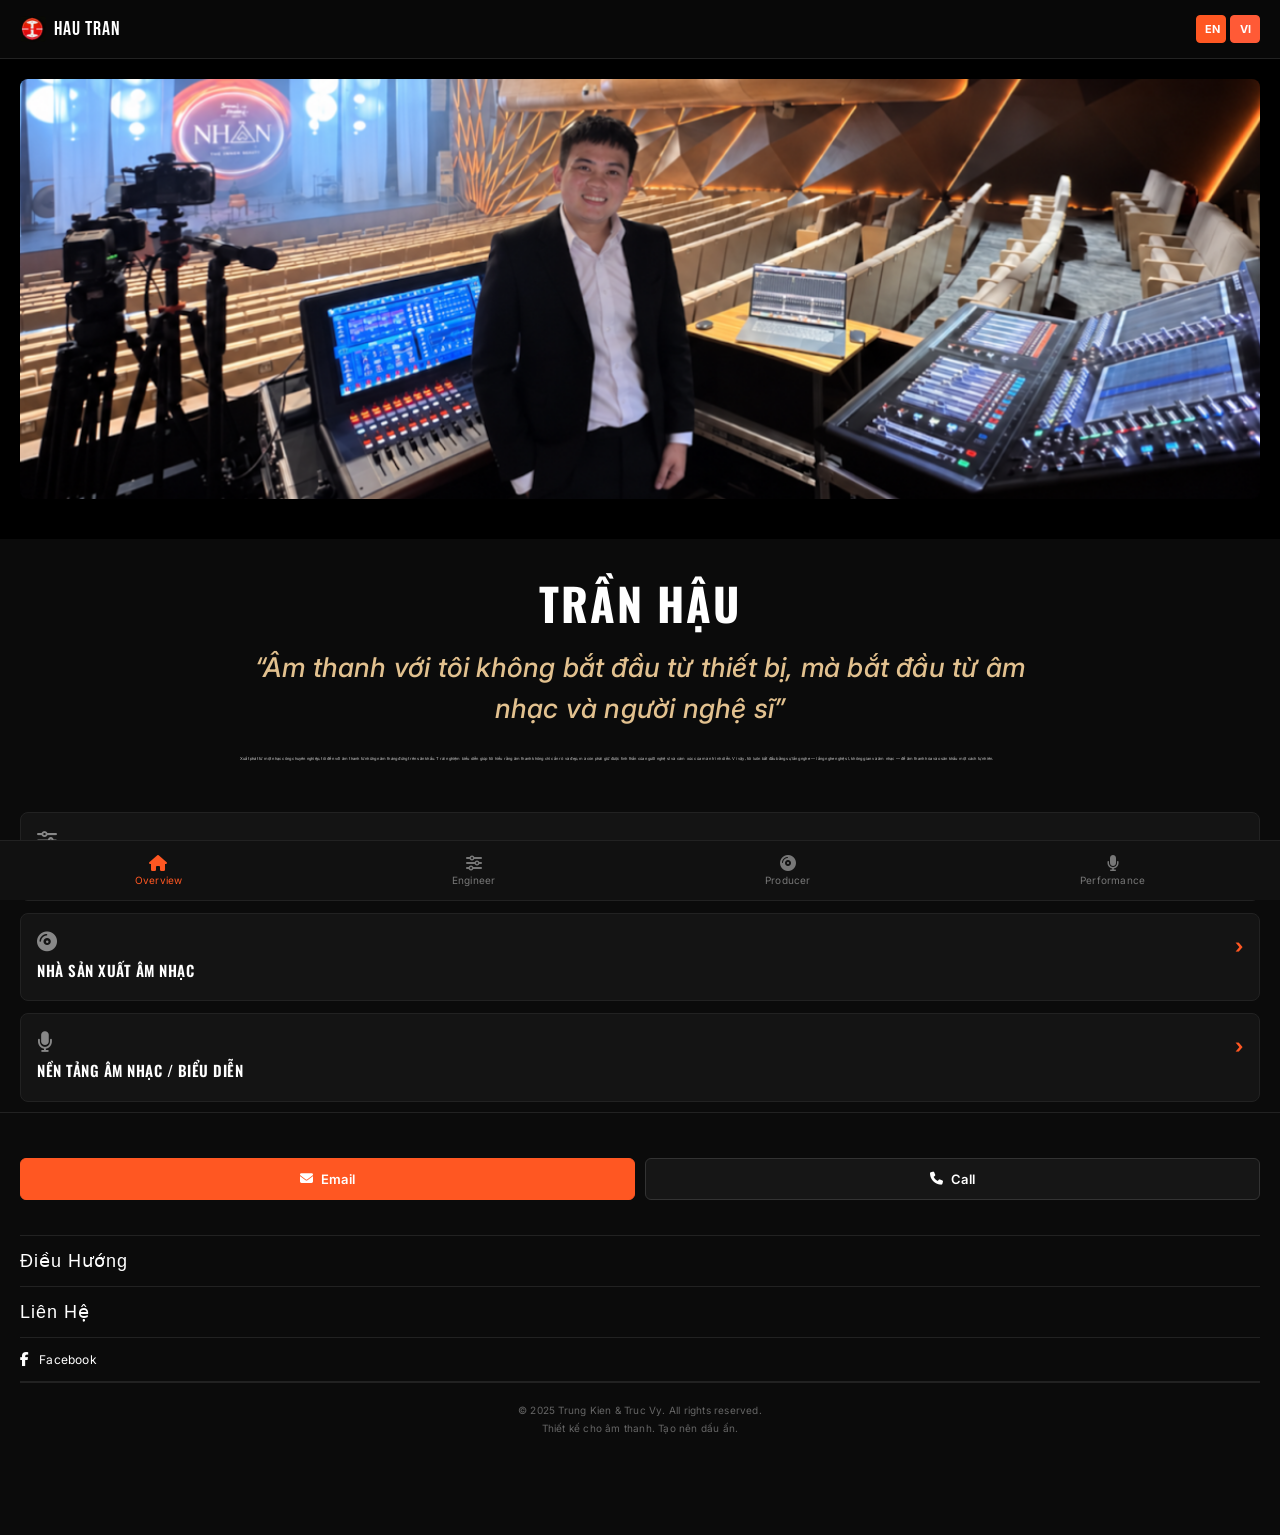
<file: index.html>
<!doctype html>
<html lang="vi">
  <head>
    <meta charset="UTF-8" />
    <meta
      name="viewport"
      content="width=device-width, initial-scale=1.0, maximum-scale=1.0, user-scalable=no"
    />
    <title>Hau Tran Portfolio - Overview</title>
    <link rel="stylesheet" href="style.css" />
    <link
      rel="stylesheet"
      href="https://cdnjs.cloudflare.com/ajax/libs/font-awesome/6.5.0/css/all.min.css"
    />
    <link
      href="https://fonts.googleapis.com/css2?family=Bebas+Neue&family=Montserrat:wght@400;500;600;700&display=swap"
      rel="stylesheet"
    />
    <link
      href="https://fonts.googleapis.com/css2?family=Oswald:wght@400;500;600;700&family=Inter:wght@400;500;600&display=swap"
      rel="stylesheet"
    />
    <style>
      body {
        padding-bottom: 70px;
        background-color: #0b0b0b;
        color: #fff;
        font-family: "Inter", sans-serif;
        margin: 0;
      }
      .header {
        display: flex;
        justify-content: space-between;
        align-items: center;
        padding: 15px 20px;
        background: #111;
        position: sticky;
        top: 0;
        z-index: 1000;
        border-bottom: 1px solid #222;
      }
      .header nav {
        display: none;
      }
      .logo1 {
        display: flex;
        align-items: center;
        gap: 8px;
        text-decoration: none;
        color: #fff;
        font-family: "Bebas Neue", sans-serif;
        font-size: 20px;
        letter-spacing: 1px;
      }
      .logo1 img {
        height: 26px;
        width: 26px;
        border-radius: 4px;
        object-fit: cover;
      }
      .lang-switch {
        display: flex;
        gap: 4px;
      }
      .lang-switch button {
        background: #222;
        color: #fff;
        border: 1px solid #444;
        padding: 4px 8px;
        font-size: 11px;
        cursor: pointer;
        border-radius: 4px;
        font-weight: bold;
      }
      .lang-switch button:first-child {
        background: #ff5722;
        border-color: #ff5722;
      }

      .hero-menu {
        padding: 20px;
        text-align: left;
      }
      .hero-menu img {
        width: 100%;
        max-height: 420px;
        object-fit: cover;
        border-radius: 8px;
        margin-bottom: 20px;
      }
      .hero-menu h1 {
        font-family: "Bebas Neue", sans-serif;
        font-size: 42px;
        line-height: 1;
        margin: 0 0 10px 0;
        letter-spacing: 1px;
      }
      .hero-menu p {
        font-size: 13px;
        color: #aaa;
        margin: 0;
        line-height: 1.5;
      }

      .choose {
        padding: 10px 20px;
        display: flex;
        flex-direction: column;
        gap: 12px;
      }
      .choose-card {
        background: #141414;
        border: 1px solid #222;
        border-radius: 8px;
        padding: 16px;
        text-decoration: none;
        color: #fff;
        display: block;
        position: relative;
      }
      .choose-card .icon {
        font-size: 20px;
        color: #888;
        margin-bottom: 8px;
      }
      .choose-card h2 {
        font-size: 15px;
        margin: 0 0 6px 0;
        font-family: "Oswald", sans-serif;
        letter-spacing: 0.5px;
      }
      .choose-card p {
        font-size: 12px;
        color: #888;
        margin: 0;
        line-height: 1.4;
      }
      .choose-card::after {
        content: "›";
        position: absolute;
        right: 16px;
        top: 20px;
        color: #ff5722;
        font-size: 20px;
        font-weight: bold;
      }

      .stats {
        padding: 15px 20px;
        display: grid;
        grid-template-columns: repeat(3, 1fr);
        gap: 10px;
        text-align: center;
      }
      .stat-item {
        background: #141414;
        padding: 15px 5px;
        border-radius: 6px;
        border: 1px solid #222;
      }
      .stat-item h3 {
        font-size: 22px;
        color: #ff5722;
        margin: 0 0 4px 0;
        font-family: "Bebas Neue", sans-serif;
      }
      .stat-item p {
        font-size: 9px;
        color: #888;
        margin: 0;
        text-transform: uppercase;
        line-height: 1.2;
      }

      /* Fix lỗi layout footer bằng cách ép về cột dọc */
      .footer {
        padding: 30px 20px 20px 20px;
        background: #0b0b0b;
        font-size: 12px;
        color: #aaa;
        display: flex;
        flex-direction: column;
        float: none !important;
        width: 100% !important;
        box-sizing: border-box;
      }
      .footer .footer-col {
        width: 100% !important;
        float: none !important;
        display: block !important;
        margin-bottom: 15px;
      }
      .footer h3 {
        font-family: "Bebas Neue", sans-serif;
        font-size: 22px;
        color: #fff;
        margin-bottom: 8px;
        letter-spacing: 1px;
      }
      .footer p {
        margin: 0 0 15px 0;
        line-height: 1.5;
        font-size: 13px;
        color: #bbb;
        width: 100%;
      }

      .action-buttons {
        display: flex;
        gap: 10px;
        margin-bottom: 25px;
        width: 100%;
      }
      .action-btn {
        flex: 1;
        padding: 12px;
        border-radius: 6px;
        text-decoration: none;
        font-size: 13px;
        font-weight: 600;
        display: flex;
        align-items: center;
        justify-content: center;
        gap: 8px;
        border: 1px solid #333;
      }
      .btn-email {
        background: #ff5722;
        color: #fff;
        border-color: #ff5722;
      }
      .btn-call {
        background: #161616;
        color: #fff;
      }

      .footer-bottom {
        text-align: center;
        padding: 20px 0 10px 0;
        font-size: 10px;
        color: #666;
        line-height: 1.4;
      }

      .mobile-bottom-nav {
        position: fixed;
        bottom: 0;
        left: 0;
        width: 100%;
        height: 60px;
        background: #111;
        border-top: 1px solid #222;
        display: flex;
        justify-content: space-around;
        align-items: center;
        z-index: 2000;
      }
      .mobile-bottom-nav a {
        display: flex;
        flex-direction: column;
        align-items: center;
        text-decoration: none;
        color: #777;
        font-size: 10px;
        gap: 3px;
      }
      .mobile-bottom-nav a i {
        font-size: 16px;
      }
      .mobile-bottom-nav a.active {
        color: #ff5722;
      }
    </style>
  </head>
  <body>
    <header class="header">
      <a href="index.html" class="logo1">
        <img src="assets/lo.jpg" alt="Logo" /> HAU TRAN
      </a>
      <div class="lang-switch">
        <button onclick="setLanguage('en')">EN</button>
        <button onclick="setLanguage('vi')">VI</button>
      </div>
    </header>

    <section class="hero-menu">
      <img src="assets/HAUTRAN.png" alt="Hau Tran" />
      
    </section>

    <section class="about-intro">
      <div class="about-container">
        <h2 id="aboutTitle">TRẦN HẬU</h2>
        <blockquote class="philosophy-quote" id="aboutQuote">
          “Âm thanh với tôi không bắt đầu từ thiết bị, mà bắt đầu từ âm nhạc và người nghệ sĩ”
        </blockquote>
        <p class="about-desc" id="aboutDesc">
          Xuất phát từ một nhạc công chuyên nghiệp, tôi đến với âm thanh từ những năm tháng đứng trên sân khấu. Trải nghiệm biểu diễn giúp tôi hiểu rằng âm thanh không chỉ cần rõ và đẹp, mà còn phải giữ được tinh thần của người nghệ sĩ và cảm xúc của màn trình diễn. Vì vậy, tôi luôn bắt đầu bằng sự lắng nghe — lắng nghe nghệ sĩ, không gian và âm nhạc — để âm thanh hòa vào sân khấu một cách tự nhiên.
        </p>
      </div>
    </section>

    <section class="choose">
      <a href="sound-engineer.html" class="choose-card" id="chooseSound">
        <div class="icon"><i class="fas fa-sliders"></i></div>
        <h2 id="chooseSoundTitle">AUDIO DIRECTOR / AUDIO ENGINEER</h2>
        
      </a>

      <a href="audio-producer.html" class="choose-card" id="chooseProducer">
        <div class="icon"><i class="fas fa-compact-disc"></i></div>
        <h2 id="chooseProducerTitle">MUSIC PRODUCER</h2>
      </a>

      <a href="performance.html" class="choose-card" id="choosePerformance">
        <div class="icon"><i class="fas fa-microphone"></i></div>
        <h2 id="choosePerformanceTitle">Performance & Musical Background</h2>
      </a>
    </section>

    <footer class="footer">
      <div class="footer-col">
        
      </div>

      <div class="action-buttons">
        <a href="mailto:tranhauaudio@gmail.com" class="action-btn btn-email"
          ><i class="fas fa-envelope"></i> Email</a
        >
        <a href="tel:0984123494" class="action-btn btn-call"
          ><i class="fas fa-phone"></i> Call</a
        >
      </div>

      <!-- FOOTER ACCORDION (Mặc định đóng tất cả, bấm để mở) -->
      <div class="footer-accordion">
        <div class="accordion-item">
          <div
            id="footerNavTitle"
            class="accordion-header"
            style="font-family: Arial"
          >
            NAVIGATION <span class="icon-toggle">+</span>
          </div>
          <div class="accordion-content">
            <a href="index.html" id="footerNavOverview">Overview</a>
            <a href="sound-engineer.html" id="footerNavSound"
              >Audio Director / Audio Engineer</a
            >
            <a href="audio-producer.html" id="footerNavProducer"
              >Music Producer</a
            >
            <a href="performance.html" id="footerNavPerformance">Performance</a>
          </div>
        </div>

        <div class="accordion-item">
          <div
            id="footerContactTitle"
            class="accordion-header"
            style="font-family: Arial"
          >
            CONTACT <span class="icon-toggle">+</span>
          </div>
          <div class="accordion-content">
            <p>Email: tranhauaudio@gmail.com</p>
            <p>Phone: 0984 123 494</p>
            <p id="footerLocation">Location: Ho Chi Minh City</p>
          </div>
        </div>
      </div>

      <div class="social-row">
        <a href="https://www.facebook.com/tran.haudrum/" target="_blank"
          ><i class="fab fa-facebook-f"></i> Facebook</a
        >
      </div>

      <div class="footer-bottom">
        <p>© 2025 Trung Kien & Truc Vy. All rights reserved.</p>
        <p>Designed for Sound. Built for Impact.</p>
      </div>
    </footer>

    <nav class="mobile-bottom-nav">
      <a href="index.html" class="active">
        <i class="fas fa-home"></i>
        <span>Overview</span>
      </a>
      <a href="sound-engineer.html">
        <i class="fas fa-sliders"></i>
        <span>Engineer</span>
      </a>
      <a href="audio-producer.html">
        <i class="fas fa-compact-disc"></i>
        <span>Producer</span>
      </a>
      <a href="performance.html">
        <i class="fas fa-microphone"></i>
        <span>Performance</span>
      </a>
    </nav>

    <script src="lang.js"></script>
    <script src="scripts.js"></script>
    <script>
      // Xử lý Accordion Footer (Navigation, Services, Contact)
      const accordionHeaders = document.querySelectorAll(".accordion-header");
      accordionHeaders.forEach((header) => {
        header.addEventListener("click", function () {
          const item = this.parentElement;
          const content = item.querySelector(".accordion-content");
          const icon = this.querySelector(".icon-toggle");

          // Kiểm tra trạng thái hiện tại
          const isOpen = content.style.display === "block";

          // Đóng tất cả các mục khác trước (nếu muốn mỗi lần chỉ mở 1 mục)
          // accordionHeaders.forEach(h => {
          //   h.parentElement.querySelector(".accordion-content").style.display = "none";
          //   h.querySelector(".icon-toggle").textContent = "+";
          // });

          // Toggle mục hiện tại
          if (isOpen) {
            content.style.display = "none";
            icon.textContent = "+";
          } else {
            content.style.display = "block";
            icon.textContent = "-";
          }
        });
      });
    </script>
    <script>
      // Tự động xóa huy hiệu Netlify nếu nó hiển thị trên trang
      window.addEventListener("DOMContentLoaded", () => {
        const badge = document.querySelector('a[href*="netlify.com"]');
        if (badge) {
          badge.remove();
        }
      });

      
    </script>
  </body>
</html>
</file>
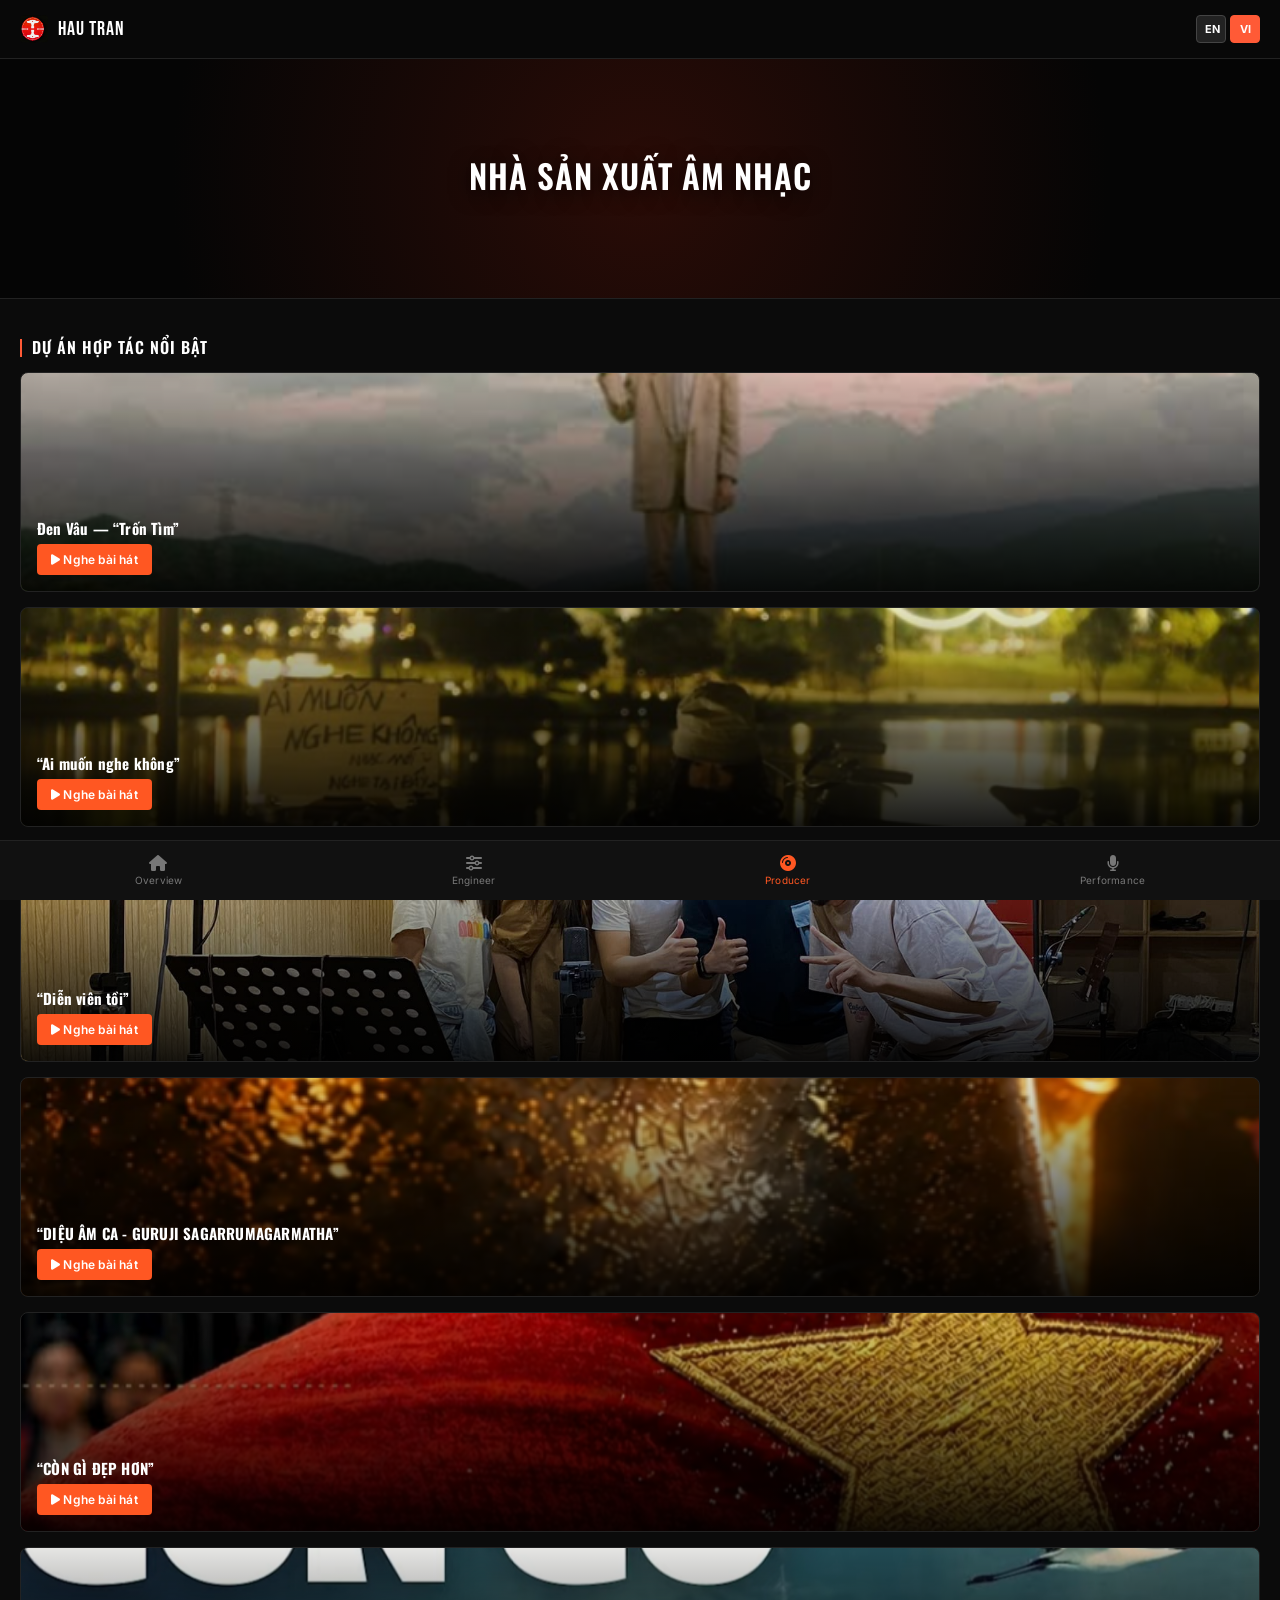
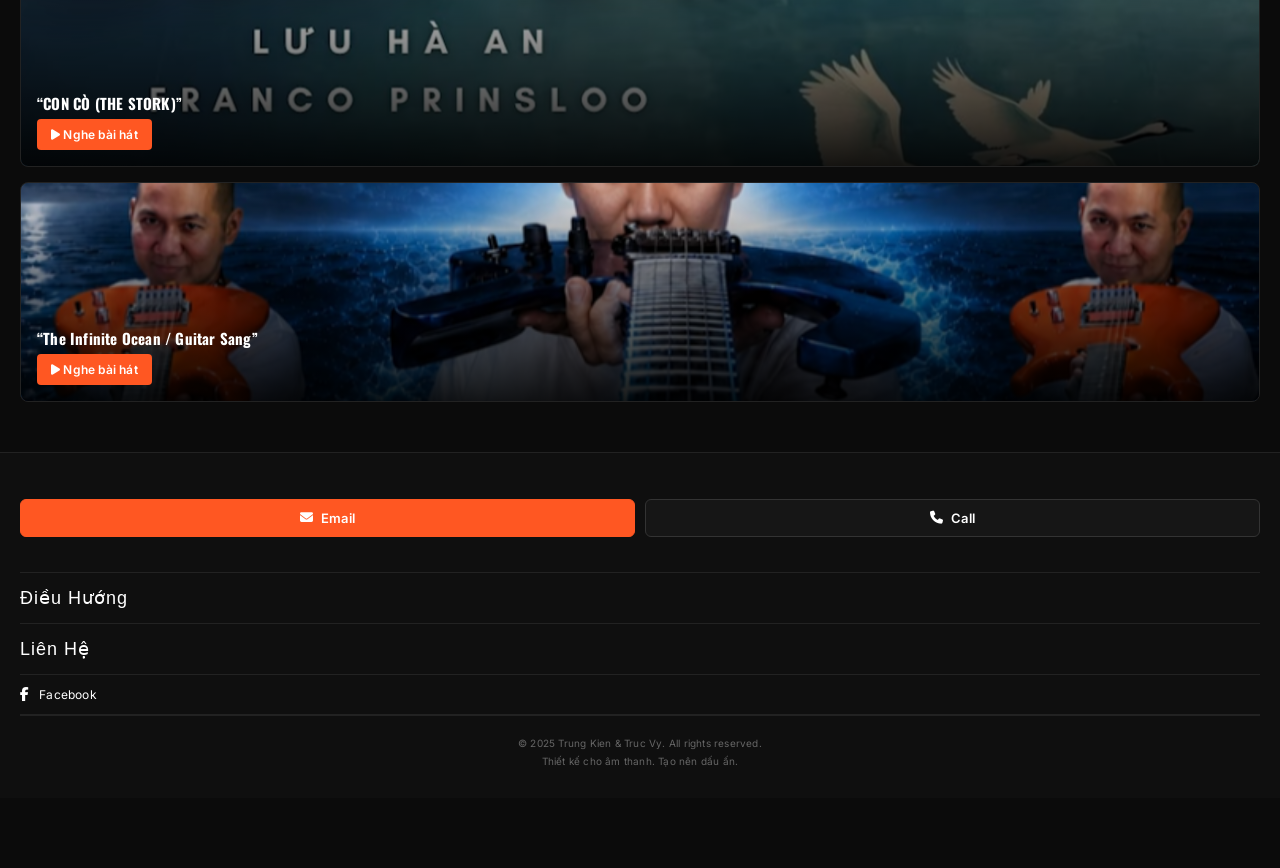
<file: audio-producer.html>
<!doctype html>
<html lang="vi">
  <head>
    <meta charset="UTF-8" />
    <meta
      name="viewport"
      content="width=device-width, initial-scale=1.0, maximum-scale=1.0, user-scalable=no"
    />
    <title>Music Producer</title>
    <link rel="stylesheet" href="style.css" />
    <link
      rel="stylesheet"
      href="https://cdnjs.cloudflare.com/ajax/libs/font-awesome/6.5.0/css/all.min.css"
    />
    <link
      href="https://fonts.googleapis.com/css2?family=Bebas+Neue&family=Montserrat:wght@400;500;600;700&display=swap"
      rel="stylesheet"
    />
    <link
      href="https://fonts.googleapis.com/css2?family=Oswald:wght@400;500;600;700&family=Inter:wght@400;500;600&display=swap"
      rel="stylesheet"
    />
    <style>
      body {
        padding-bottom: 70px;
        background-color: #0b0b0b;
        color: #fff;
        font-family: "Inter", sans-serif;
        margin: 0;
      }
      .header {
        display: flex;
        justify-content: space-between;
        align-items: center;
        padding: 15px 20px;
        background: #111;
        position: sticky;
        top: 0;
        z-index: 1000;
        border-bottom: 1px solid #222;
      }
      .header nav {
        display: none;
      }
      .logo1 {
        display: flex;
        align-items: center;
        gap: 10px;
        text-decoration: none;
        color: #fff;
        font-family: "Bebas Neue", sans-serif;
        font-size: 20px;
        letter-spacing: 1px;
      }
      .logo1 img {
        height: 28px;
        width: 28px;
        border-radius: 4px;
        object-fit: cover;
      }
      .lang-switch {
        display: flex;
        gap: 4px;
      }
      .lang-switch button {
        background: #222;
        color: #fff;
        border: 1px solid #444;
        padding: 4px 8px;
        font-size: 11px;
        cursor: pointer;
        border-radius: 4px;
        font-weight: bold;
      }

      .producer-hero {
        padding: 30px 20px;
        text-align: center;
        background: #141414;
        border-bottom: 1px solid #222;
      }
      .producer-hero h1 {
        font-family: "Bebas Neue", sans-serif;
        font-size: 28px;
        margin-bottom: 8px;
        color: #fff;
        letter-spacing: 1px;
      }
      .producer-hero p {
        font-size: 12px;
        color: #aaa;
        margin: 0;
      }

      .genre-row {
        background: #111;
        padding: 10px 0;
        overflow-x: auto;
        white-space: nowrap;
        border-bottom: 1px solid #222;
        scrollbar-width: none;
      }
      .genre-row::-webkit-scrollbar {
        display: none;
      }
      .genre-track {
        display: inline-flex;
        gap: 10px;
        padding: 0 15px;
      }
      .genre-track span {
        font-size: 11px;
        color: #ccc;
        background: #1a1a1a;
        padding: 6px 14px;
        border-radius: 16px;
        border: 1px solid #333;
        font-weight: 500;
      }

      .productions {
        padding: 20px;
      }
      .productions h2 {
        font-size: 16px;
        font-family: "Oswald", sans-serif;
        margin-bottom: 15px;
        letter-spacing: 1px;
        text-transform: uppercase;
      }
      .production-grid {
        display: flex;
        flex-direction: column;
        gap: 15px;
      }
      .production-item {
        height: 220px;
        border-radius: 8px;
        overflow: hidden;
        background-size: cover;
        background-position: center;
        position: relative;
        border: 1px solid #222;
      }
      .production-overlay {
        background: linear-gradient(
          to top,
          rgba(0, 0, 0, 0.9),
          rgba(0, 0, 0, 0.1)
        );
        height: 100%;
        display: flex;
        flex-direction: column;
        justify-content: flex-end;
        padding: 16px;
      }
      .production-overlay p {
        margin: 0 0 4px 0;
        font-weight: bold;
        font-size: 15px;
        font-family: "Oswald", sans-serif;
      }
      .production-overlay span {
        color: #ff5722;
        font-size: 11px;
        font-weight: 600;
        display: block;
        margin-bottom: 10px;
      }
      .track-link-btn {
        display: inline-block;
        padding: 8px 14px;
        background: #ff5722;
        color: #fff;
        text-decoration: none;
        border-radius: 4px;
        font-size: 12px;
        text-align: center;
        width: fit-content;
        font-weight: 600;
      }

      .footer {
        padding: 30px 20px 20px 20px;
        background: #0f0f0f;
        border-top: 1px solid #222;
        font-size: 12px;
        color: #aaa;
        margin-top: 30px;
      }
      .footer h3 {
        font-family: "Bebas Neue", sans-serif;
        font-size: 22px;
        color: #fff;
        margin-bottom: 8px;
        letter-spacing: 1px;
      }
      .footer p {
        margin: 0 0 15px 0;
        line-height: 1.5;
      }

      .action-buttons {
        display: flex;
        gap: 10px;
        margin-bottom: 25px;
      }
      .action-btn {
        flex: 1;
        padding: 10px;
        border-radius: 6px;
        text-decoration: none;
        font-size: 13px;
        font-weight: 600;
        display: flex;
        align-items: center;
        justify-content: center;
        gap: 8px;
        border: 1px solid #333;
      }
      .btn-email {
        background: #ff5722;
        color: #fff;
        border-color: #ff5722;
      }
      .btn-call {
        background: #161616;
        color: #fff;
      }

      .footer-links-group {
        border-top: 1px solid #222;
      }
      .footer-link-row {
        display: flex;
        justify-content: space-between;
        align-items: center;
        padding: 14px 0;
        border-bottom: 1px solid #222;
        color: #fff;
        font-family: "Bebas Neue", sans-serif;
        font-size: 16px;
        letter-spacing: 1px;
      }
      .footer-link-row::after {
        content: "+";
        color: #ff5722;
        font-size: 18px;
      }

      .contact-info {
        padding: 15px 0;
        border-bottom: 1px solid #222;
      }
      .contact-info p {
        margin: 6px 0;
        font-size: 12px;
        color: #aaa;
      }
      .social-row {
        display: flex;
        align-items: center;
        gap: 8px;
        padding: 12px 0;
        border-bottom: 1px solid #222;
        color: #fff;
        font-size: 12px;
      }
      .social-row i {
        color: #fff;
        font-size: 14px;
      }

      .footer-bottom {
        text-align: center;
        padding: 20px 0 10px 0;
        font-size: 10px;
        color: #666;
        line-height: 1.4;
      }

      .mobile-bottom-nav {
        position: fixed;
        bottom: 0;
        left: 0;
        width: 100%;
        height: 60px;
        background: #111;
        border-top: 1px solid #222;
        display: flex;
        justify-content: space-around;
        align-items: center;
        z-index: 2000;
      }
      .mobile-bottom-nav a {
        display: flex;
        flex-direction: column;
        align-items: center;
        text-decoration: none;
        color: #777;
        font-size: 10px;
        gap: 3px;
      }
      .mobile-bottom-nav a i {
        font-size: 16px;
      }
      .mobile-bottom-nav a.active {
        color: #ff5722;
      }
    </style>
  </head>
  <body>
    <header class="header">
      <a href="index.html" class="logo1">
        <img src="assets/lo.jpg" alt="Logo" /> HAU TRAN
      </a>
      <div class="lang-switch">
        <button onclick="setLanguage('en')">EN</button>
        <button onclick="setLanguage('vi')">VI</button>
      </div>
    </header>

    <section class="sound-hero">
      <div class="sound-bg"></div>
      <div class="sound-rings">
        <span></span>
        <span></span>
        <span></span>
        <span></span>
        <span></span>
        <span></span>
        <span></span>
        <span></span>
        <span></span>
        <span></span>
        <span></span>
        <span></span>
      </div>
      <h1
        id="producerTitle"
        style="
          font-family: var(--title-font);

          font-weight: 600;

          letter-spacing: 1px;

          line-height: 1.05;

          text-transform: uppercase;
          font-size: 33px;
        "
      >
        Music Producer
      </h1>
    </section>

    
    <section class="productions" style="margin-top: 20px">
      <h2>FEATURED COLLABORATIONS</h2>
      <div class="production-grid">
        <div
          class="production-item"
          style="background-image: url(&quot;assets/trontim.png&quot;)"
        >
          <div class="production-overlay">
            <p>Đen Vâu — “Trốn Tìm”</p>
           
            <a
              href="https://youtu.be/Ws-QlpSltr8?list=RDWs-QlpSltr8"
              target="_blank"
              class="track-link-btn"
            >
              <i class="fas fa-play"></i> Nghe bài hát
            </a>
          </div>
        </div>

        <div
          class="production-item"
          style="background-image: url(&quot;assets/aimuon.png&quot;)"
        >
          <div class="production-overlay">
            <p>“Ai muốn nghe không”</p>
            
            <a
              href="https://youtu.be/JxBnLmCOEJ8?list=RDJxBnLmCOEJ8"
              target="_blank"
              class="track-link-btn"
            >
              <i class="fas fa-play"></i> Nghe bài hát
            </a>
          </div>
        </div>

        <div
          class="production-item"
          style="background-image: url(&quot;assets/denvau.jpg&quot;)"
        >
          <div class="production-overlay">
            <p>“Diễn viên tồi”</p>
            
            <a
              href="https://youtu.be/7ICKkagL3xA?list=RD7ICKkagL3xA"
              target="_blank"
              class="track-link-btn"
            >
              <i class="fas fa-play"></i> Nghe bài hát
            </a>
          </div>
        </div>

        <div
          class="production-item"
          style="background-image: url(&quot;assets/manhhung.png&quot;)"
        >
          <div class="production-overlay">
            <p>“DIỆU ÂM CA - GURUJI SAGARRUMAGARMATHA”</p>
           
            <a
              href="https://youtu.be/s32nh04WApE?si=7SrNHy-nLhuyb4kG"
              target="_blank"
              class="track-link-btn"
            >
              <i class="fas fa-play"></i> Nghe bài hát
            </a>
          </div>
        </div>

        <div
          class="production-item"
          style="background-image: url(&quot;assets/congidep.png&quot;)"
        >
          <div class="production-overlay">
            <p>“CÒN GÌ ĐẸP HƠN”</p>
            
            <a
              href="https://youtu.be/-h_xB2-MgfQ?si=9o2S2pGN0ul-nIvq"
              target="_blank"
              class="track-link-btn"
            >
              <i class="fas fa-play"></i> Nghe bài hát
            </a>
          </div>
        </div>

        <div
          class="production-item"
          style="background-image: url(&quot;assets/conco.png&quot;)"
        >
          <div class="production-overlay">
            <p>“CON CÒ (THE STORK)”</p>
            
            <a
              href="https://youtu.be/Nb3mAwLelWI?si=8QQhP4ryB9OUGlF3"
              target="_blank"
              class="track-link-btn"
            >
              <i class="fas fa-play"></i> Nghe bài hát
            </a>
          </div>
        </div>

        <div
          class="production-item"
          style="background-image: url(&quot;assets/chanh.png&quot;)"
        >
          <div class="production-overlay">
            <p>“The Infinite Ocean / Guitar Sang”</p>
          
            <a
              href="https://youtu.be/x6NghAF-kms?si=WP9oEwm8ms20MId8"
              target="_blank"
              class="track-link-btn"
            >
              <i class="fas fa-play"></i> Nghe bài hát
            </a>
          </div>
        </div>
      </div>
    </section>

    <footer class="footer">
      <div class="footer-col">       
      </div>

      <div class="action-buttons">
        <a href="mailto:tranhauaudio@gmail.com" class="action-btn btn-email"
          ><i class="fas fa-envelope"></i> Email</a
        >
        <a href="tel:0984123494" class="action-btn btn-call"
          ><i class="fas fa-phone"></i> Call</a
        >
      </div>

      <!-- FOOTER ACCORDION (Mặc định đóng tất cả, bấm để mở) -->
      <div class="footer-accordion">
        <div class="accordion-item">
          <div
            id="footerNavTitle"
            class="accordion-header"
            style="font-family: Arial"
          >
            NAVIGATION <span class="icon-toggle">+</span>
          </div>
          <div class="accordion-content">
            <a href="index.html" id="footerNavOverview">Overview</a>
            <a href="sound-engineer.html" id="footerNavSound"
              >Audio Director / Audio Engineer</a
            >
            <a href="audio-producer.html" id="footerNavProducer"
              >Music Producer</a
            >
            <a href="performance.html" id="footerNavPerformance">Performance</a>
          </div>
        </div>

        <div class="accordion-item">
          <div
            id="footerContactTitle"
            class="accordion-header"
            style="font-family: Arial"
          >
            CONTACT <span class="icon-toggle">+</span>
          </div>
          <div class="accordion-content">
            <p>Email: tranhauaudio@gmail.com</p>
            <p>Phone: 0984 123 494</p>
            <p id="footerLocation">Location: Ho Chi Minh City</p>
          </div>
        </div>
      </div>

      <div class="social-row">
        <a href="https://www.facebook.com/tran.haudrum/" target="_blank"
          ><i class="fab fa-facebook-f"></i> Facebook</a
        >
      </div>

      <div class="footer-bottom">
        <p>© 2025 Trung Kien & Truc Vy. All rights reserved.</p>
        <p>Designed for Sound. Built for Impact.</p>
      </div>
    </footer>

    <nav class="mobile-bottom-nav">
      <a href="index.html">
        <i class="fas fa-home"></i>
        <span>Overview</span>
      </a>
      <a href="sound-engineer.html">
        <i class="fas fa-sliders"></i>
        <span>Engineer</span>
      </a>
      <a href="audio-producer.html" class="active">
        <i class="fas fa-compact-disc"></i>
        <span>Producer</span>
      </a>
      <a href="performance.html">
        <i class="fas fa-microphone"></i>
        <span>Performance</span>
      </a>
    </nav>

    <script src="lang.js"></script>
    <script src="scripts.js"></script>
    <script>
      // Xử lý Accordion Footer (Navigation, Services, Contact)
      const accordionHeaders = document.querySelectorAll(".accordion-header");
      accordionHeaders.forEach((header) => {
        header.addEventListener("click", function () {
          const item = this.parentElement;
          const content = item.querySelector(".accordion-content");
          const icon = this.querySelector(".icon-toggle");

          // Kiểm tra trạng thái hiện tại
          const isOpen = content.style.display === "block";

          // Đóng tất cả các mục khác trước (nếu muốn mỗi lần chỉ mở 1 mục)
          // accordionHeaders.forEach(h => {
          //   h.parentElement.querySelector(".accordion-content").style.display = "none";
          //   h.querySelector(".icon-toggle").textContent = "+";
          // });

          // Toggle mục hiện tại
          if (isOpen) {
            content.style.display = "none";
            icon.textContent = "+";
          } else {
            content.style.display = "block";
            icon.textContent = "-";
          }
        });
      });
    </script>
    <script>
      // Tự động xóa huy hiệu Netlify nếu nó hiển thị trên trang
      window.addEventListener("DOMContentLoaded", () => {
        const badge = document.querySelector('a[href*="netlify.com"]');
        if (badge) {
          badge.remove();
        }
      });
    </script>
  </body>
</html>
</file>
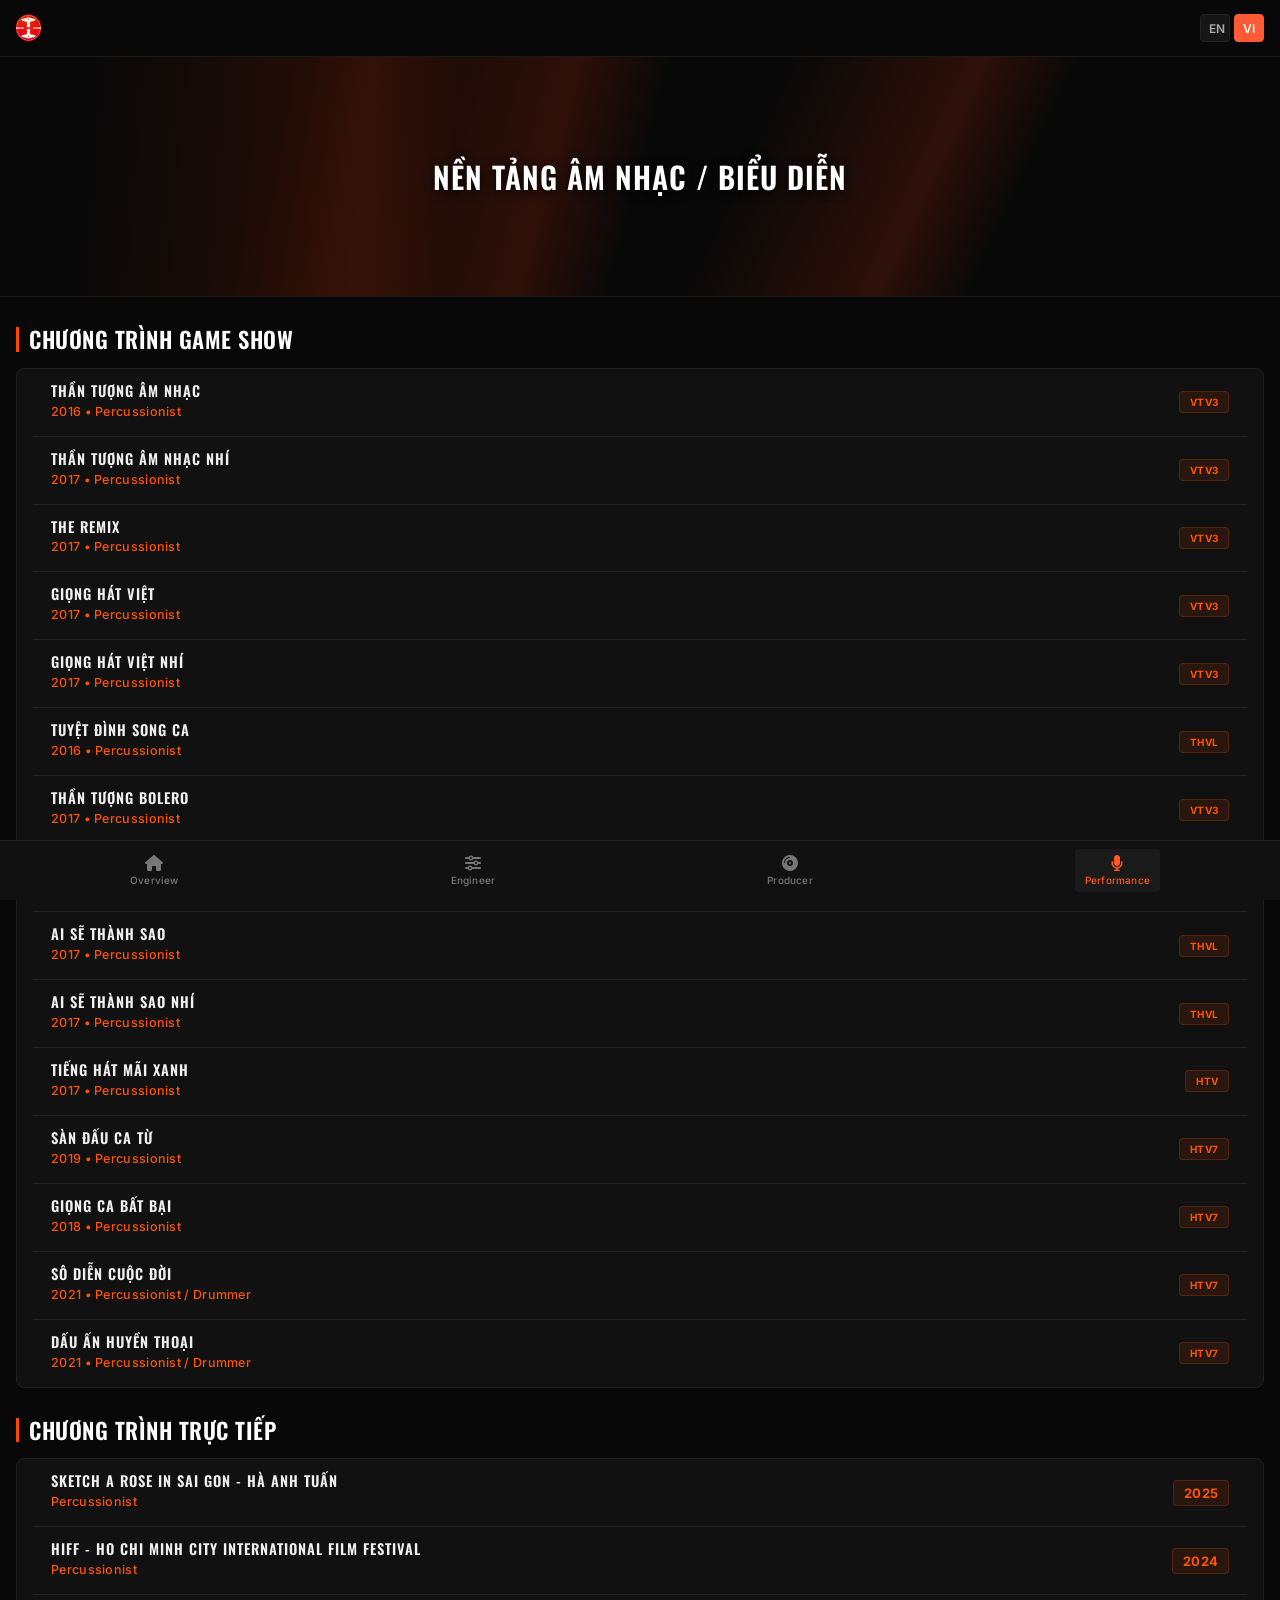
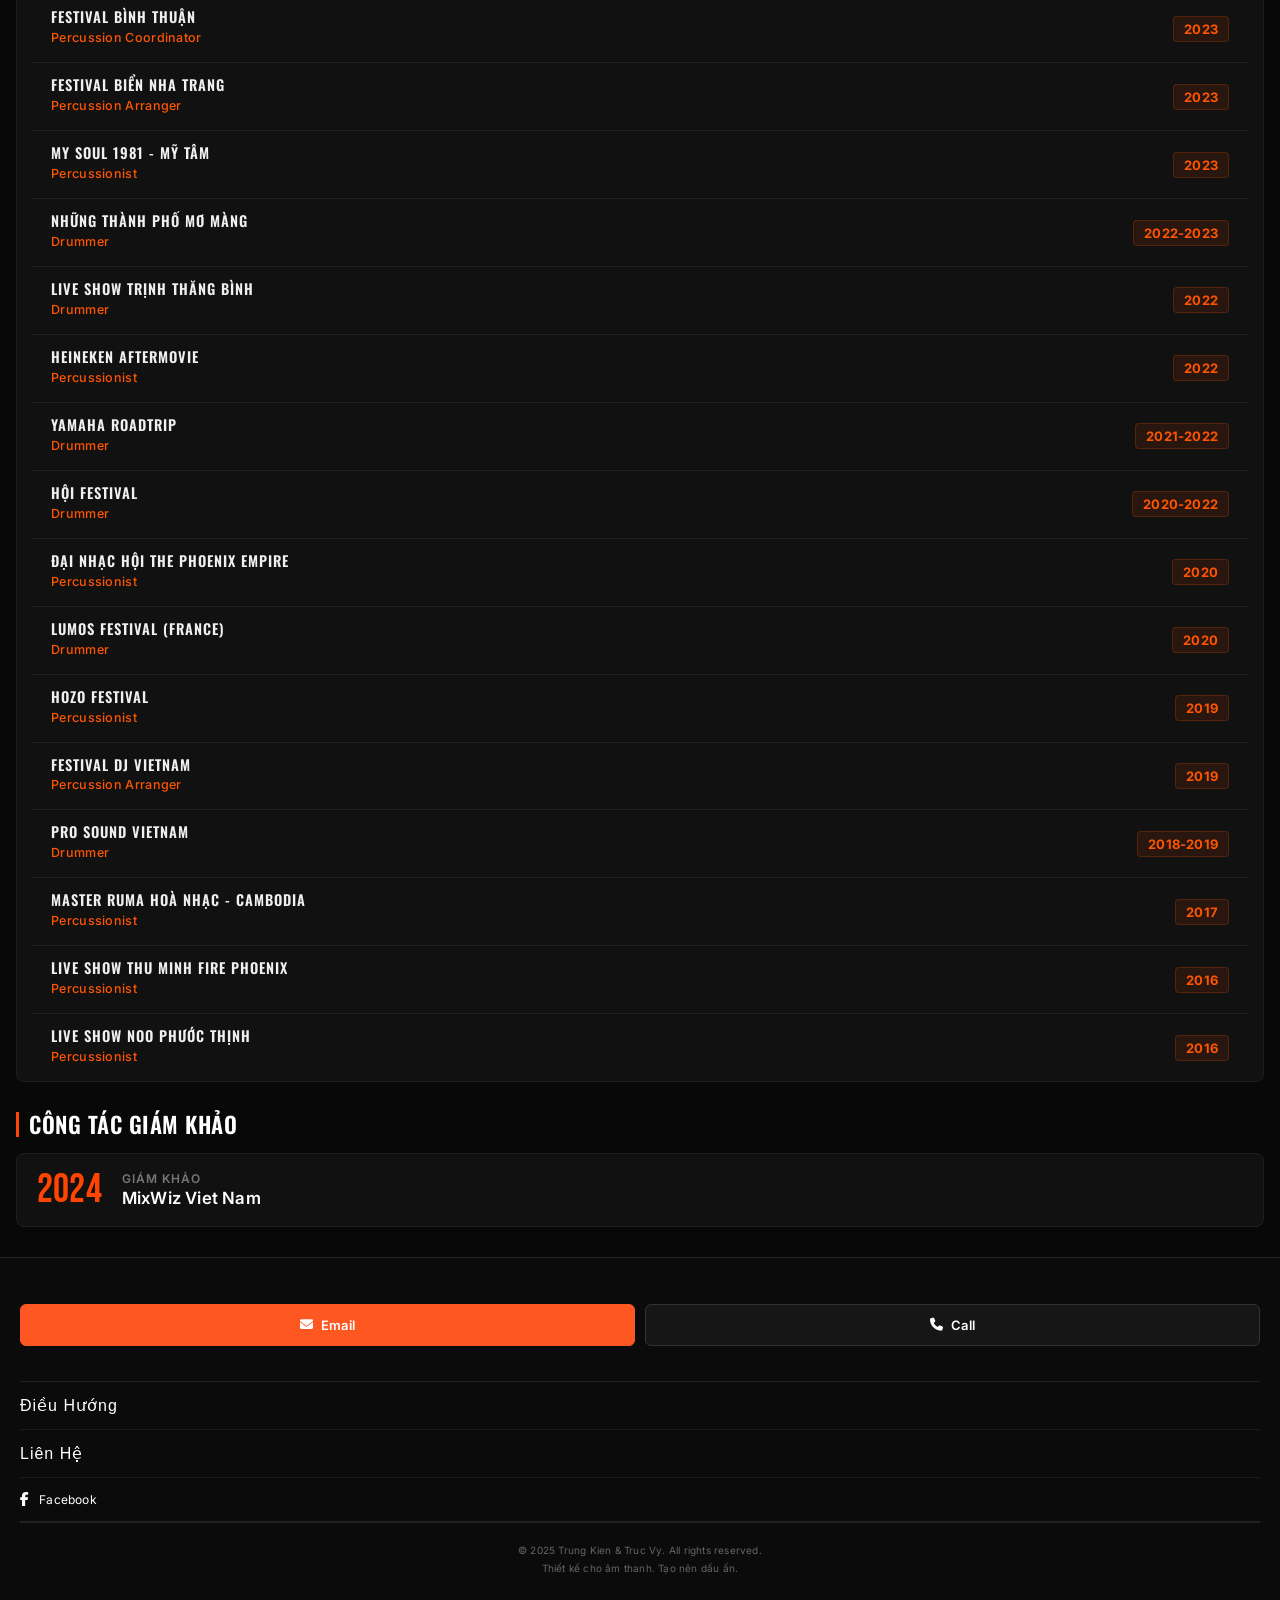
<file: performance.html>
<!doctype html>
<html lang="vi">
  <head>
    <meta charset="UTF-8" />
    <meta
      name="viewport"
      content="width=device-width, initial-scale=1.0, maximum-scale=1.0, user-scalable=no"
    />
    <title>MUSICAL BACKGROUND / PERFORMANCE</title>
    <link rel="stylesheet" href="style.css" />
    <link
      rel="stylesheet"
      href="https://cdnjs.cloudflare.com/ajax/libs/font-awesome/6.5.0/css/all.min.css"
    />
    <link
      href="https://fonts.googleapis.com/css2?family=Bebas+Neue&family=Montserrat:wght@400;500;600;700&display=swap"
      rel="stylesheet"
    />
    <link
      href="https://fonts.googleapis.com/css2?family=Oswald:wght@400;500;600;700&family=Inter:wght@400;500;600&display=swap"
      rel="stylesheet"
    />
    <link
      href="https://fonts.googleapis.com/css2?family=Montserrat:wght@600;700&family=Oswald:wght@600;700&display=swap"
      rel="stylesheet"
    />
    <style>
      /* --- MOBILE APP UI & GLOBAL STYLES --- */
      * {
        box-sizing: border-box;
        -webkit-tap-highlight-color: transparent;
      }
      body {
        background-color: #080808;
        color: #fff;
        margin: 0;
        padding: 0;
        font-family: "Inter", sans-serif;
        -webkit-font-smoothing: antialiased;
      }

      /* Header / Navbar tối ưu mobile */
      .header {
        display: flex;
        justify-content: space-between;
        align-items: center;
        padding: 12px 16px;
        background: #0b0b0b;
        border-bottom: 1px solid #1a1a1a;
        position: sticky;
        top: 0;
        z-index: 1000;
      }
      .logo1 img {
        height: 32px;
        border-radius: 4px;
      }
      nav {
        display: flex;
        gap: 12px;
        overflow-x: auto;
        white-space: nowrap;
        scrollbar-width: none; /* Firefox */
      }
      nav::-webkit-scrollbar {
        display: none; /* Chrome/Safari */
      }
      nav a {
        color: #888;
        text-decoration: none;
        font-size: 0.85rem;
        font-weight: 500;
        padding: 6px 10px;
        border-radius: 4px;
        transition:
          color 0.2s,
          background 0.2s;
      }
      nav a.active,
      nav a:hover {
        color: #fff;
        background: #1a1a1a;
      }
      .lang-switch {
        display: flex;
        gap: 4px;
      }
      .lang-switch button {
        background: #161616;
        border: 1px solid #222;
        color: #aaa;
        font-size: 0.75rem;
        padding: 4px 8px;
        border-radius: 4px;
        cursor: pointer;
      }

      /* Hero Section */
      .sound-hero {
        position: relative;
        padding: 60px 16px;
        text-align: center;
        background: #080808;
        overflow: hidden;
        border-bottom: 1px solid #1a1a1a;
      }
      .sound-hero h1 {
        font-family: "Montserrat", "Oswald", sans-serif;
        font-weight: 700;
        font-size: 1.5rem; /* Điều chỉnh kích thước vừa vặn trên mobile */
        letter-spacing: 1px;
        color: #fff;
        margin: 0;
        text-transform: uppercase;
        line-height: 1.3;
      }

      /* Sections chung */
      .perf-section,
      .perf-section1 {
        width: 100%;
        margin: 30px auto;
        padding: 0 16px;
      }
      .perf-section h2,
      .perf-section1 h2 {
        font-family: "Oswald", sans-serif;
        font-size: 1.4rem;
        color: #fff;
        margin-bottom: 16px;
        border-left: 3px solid #ff4500;
        padding-left: 10px;
        letter-spacing: 0.5px;
      }

      /* BẢNG DANH SÁCH CHUNG */
      .liveshow-table {
        background: #111;
        border: 1px solid #1f1f1f;
        border-radius: 8px;
        padding: 0 16px;
      }
      .liveshow-row {
        display: flex;
        justify-content: space-between;
        align-items: center;
        padding: 14px 0;
        border-bottom: 1px solid #1a1a1a;
        font-family: "Inter", sans-serif;
        font-size: 0.9rem;
      }
      .liveshow-row:last-child {
        border-bottom: none;
      }
      .liveshow-row span:first-child {
        color: #ddd;
        font-weight: 500;
        display: flex;
        flex-direction: column;
        gap: 2px;
      }
      .liveshow-row span:first-child small {
        color: #777;
        font-size: 0.75rem;
      }
      .liveshow-row span:last-child {
        color: #ff4500;
        font-weight: 600;
        font-family: "Bebas Neue", sans-serif;
        font-size: 1.1rem;
        letter-spacing: 0.5px;
        background: #1a0a07;
        border: 1px solid rgba(255, 69, 0, 0.2);
        padding: 2px 8px;
        border-radius: 4px;
      }

      /* Khối Judging */
      .judging-box {
        background: #111;
        border: 1px solid #1f1f1f;
        border-radius: 8px;
        padding: 16px 20px;
        display: flex;
        align-items: center;
        gap: 20px;
        width: 100%;
      }
      .judging-year {
        font-family: "Bebas Neue", sans-serif;
        font-size: 2.5rem;
        color: #ff4500;
        line-height: 1;
      }
      .judging-details .role {
        font-family: "Inter", sans-serif;
        font-size: 0.75rem;
        color: #777;
        text-transform: uppercase;
        letter-spacing: 1px;
        font-weight: 600;
      }
      .judging-details .name {
        font-family: "Inter", sans-serif;
        font-size: 1.05rem;
        color: #fff;
        font-weight: 600;
        margin-top: 2px;
      }

      /* Footer Mobile & Accordion Styles */
      .footer {
        padding: 30px 20px 80px 20px; /* Chừa khoảng trống cho bottom nav */
        background: #0b0b0b;
        font-size: 12px;
        color: #aaa;
        display: flex;
        flex-direction: column;
        width: 100%;
        box-sizing: border-box;
      }
      .footer h3 {
        font-family: "Bebas Neue", sans-serif;
        font-size: 22px;
        color: #fff;
        margin-bottom: 8px;
        letter-spacing: 1px;
      }
      .footer p {
        margin: 0 0 15px 0;
        line-height: 1.5;
        font-size: 13px;
        color: #bbb;
      }

      .action-buttons {
        display: flex;
        gap: 10px;
        margin-bottom: 25px;
        width: 100%;
      }
      .action-btn {
        flex: 1;
        padding: 12px;
        border-radius: 6px;
        text-decoration: none;
        font-size: 13px;
        font-weight: 600;
        display: flex;
        align-items: center;
        justify-content: center;
        gap: 8px;
        border: 1px solid #333;
      }
      .btn-email {
        background: #ff5722;
        color: #fff;
        border-color: #ff5722;
      }
      .btn-call {
        background: #161616;
        color: #fff;
      }

      /* CSS Accordion */
      .accordion-item {
        border-bottom: 1px solid #1a1a1a;
      }
      .accordion-header {
        padding: 14px 0;
        font-family: "Oswald", sans-serif;
        font-size: 1rem;
        color: #fff;
        display: flex;
        justify-content: space-between;
        align-items: center;
        cursor: pointer;
      }
      .accordion-header .icon-toggle {
        font-size: 1.2rem;
        color: #ff5722;
        font-weight: bold;
      }
      .accordion-content {
        display: none; /* Mặc định ẩn */
        padding-bottom: 12px;
      }
      .accordion-content a,
      .accordion-content p {
        color: #aaa;
        font-size: 0.85rem;
        text-decoration: none;
        display: block;
        margin-bottom: 8px;
      }
      .accordion-item.active .accordion-content {
        display: block; /* Hiện khi active */
      }

      

      .footer-bottom {
        text-align: center;
        padding: 20px 0 10px 0;
        font-size: 10px;
        color: #666;
        line-height: 1.4;
      }

      /* Bottom Navigation cố định dưới màn hình mobile */
      .mobile-bottom-nav {
        position: fixed;
        bottom: 0;
        left: 0;
        width: 100%;
        height: 60px;
        background: #111;
        border-top: 1px solid #222;
        display: flex;
        justify-content: space-around;
        align-items: center;
        z-index: 2000;
      }
      .mobile-bottom-nav a {
        display: flex;
        flex-direction: column;
        align-items: center;
        text-decoration: none;
        color: #777;
        font-size: 10px;
        gap: 3px;
      }
      .mobile-bottom-nav a i {
        font-size: 16px;
      }
      .mobile-bottom-nav a.active {
        color: #ff5722;
      }
    </style>
  </head>
  <body>
    <header class="header">
      <a href="index.html" class="logo1">
        <img src="assets/lo.jpg" alt="Logo" />
      </a>
      <nav>
        <a href="index.html" id="navOverview">Overview</a>
        <a href="sound-engineer.html" id="navSound"
          >Audio Director / Audio Engineer</a
        >
        <a href="audio-producer.html" id="navProducer">Music Producer</a>
        <a href="performance.html" class="active" id="navPerf">Performance</a>
      </nav>
      <div class="lang-switch">
        <button onclick="setLanguage('en')">EN</button>
        <button onclick="setLanguage('vi')">VI</button>
      </div>
    </header>

    <section class="sound-hero">
      <div
        style="
          position: absolute;
          top: -50%;
          left: -20%;
          right: -20%;
          bottom: -50%;
          background:
            linear-gradient(
              115deg,
              transparent 30%,
              rgba(160, 40, 10, 0.25) 45%,
              transparent 50%
            ),
            linear-gradient(
              125deg,
              transparent 55%,
              rgba(200, 50, 15, 0.2) 65%,
              transparent 70%
            ),
            linear-gradient(
              105deg,
              transparent 20%,
              rgba(120, 30, 5, 0.3) 35%,
              transparent 40%
            );
          transform: rotate(-10deg);
          pointer-events: none;
        "
      ></div>
      <h1
        id="perfHeroTitle"
        style="
          font-family: var(--title-font);

          font-weight: 600;

          letter-spacing: 1px;

          line-height: 1.2;

          text-transform: uppercase;
          font-size: 30px;
        "
      >
        MUSICAL BACKROUND /PERFORMANCE
      </h1>
    </section>

    <!-- GAME SHOWS -->
    <section class="perf-section">
      <h2 id="titleGameShows">GAME SHOWS</h2>
      <div class="liveshow-table">
        <!-- Hoặc tên class khung card hiện tại của bạn -->

        <div class="perf-card-item">
          <div class="item-info">
            <h3>Thần Tượng Âm Nhạc</h3>
            <p class="item-meta">2016 • Percussionist</p>
          </div>
          <span class="badge">VTV3</span>
        </div>

        <div class="perf-card-item">
          <div class="item-info">
            <h3>Thần Tượng Âm Nhạc Nhí</h3>
            <p class="item-meta">2017 • Percussionist</p>
          </div>
          <span class="badge">VTV3</span>
        </div>

        <div class="perf-card-item">
          <div class="item-info">
            <h3>The Remix</h3>
            <p class="item-meta">2017 • Percussionist</p>
          </div>
          <span class="badge">VTV3</span>
        </div>

        <div class="perf-card-item">
          <div class="item-info">
            <h3>Giọng Hát Việt</h3>
            <p class="item-meta">2017 • Percussionist</p>
          </div>
          <span class="badge">VTV3</span>
        </div>

        <div class="perf-card-item">
          <div class="item-info">
            <h3>Giọng Hát Việt Nhí</h3>
            <p class="item-meta">2017 • Percussionist</p>
          </div>
          <span class="badge">VTV3</span>
        </div>

        <div class="perf-card-item">
          <div class="item-info">
            <h3>Tuyệt Đình Song Ca</h3>
            <p class="item-meta">2016 • Percussionist</p>
          </div>
          <span class="badge">THVL</span>
        </div>

        <div class="perf-card-item">
          <div class="item-info">
            <h3>Thần Tượng Bolero</h3>
            <p class="item-meta">2017 • Percussionist</p>
          </div>
          <span class="badge">VTV3</span>
        </div>

        <div class="perf-card-item">
          <div class="item-info">
            <h3>Sao Đại Chiến</h3>
            <p class="item-meta">2017 • Percussionist</p>
          </div>
          <span class="badge">VTV3</span>
        </div>

        <div class="perf-card-item">
          <div class="item-info">
            <h3>Ai Sẽ Thành Sao</h3>
            <p class="item-meta">2017 • Percussionist</p>
          </div>
          <span class="badge">THVL</span>
        </div>

        <div class="perf-card-item">
          <div class="item-info">
            <h3>Ai Sẽ Thành Sao Nhí</h3>
            <p class="item-meta">2017 • Percussionist</p>
          </div>
          <span class="badge">THVL</span>
        </div>

        <div class="perf-card-item">
          <div class="item-info">
            <h3>Tiếng Hát Mãi Xanh</h3>
            <p class="item-meta">2017 • Percussionist</p>
          </div>
          <span class="badge">HTV</span>
        </div>

        <div class="perf-card-item">
          <div class="item-info">
            <h3>Sàn Đấu Ca Từ</h3>
            <p class="item-meta">2019 • Percussionist</p>
          </div>
          <span class="badge">HTV7</span>
        </div>

        <div class="perf-card-item">
          <div class="item-info">
            <h3>Giọng Ca Bất Bại</h3>
            <p class="item-meta">2018 • Percussionist</p>
          </div>
          <span class="badge">HTV7</span>
        </div>

        <div class="perf-card-item">
          <div class="item-info">
            <h3>Sô Diễn Cuộc Đời</h3>
            <p class="item-meta">2021 • Percussionist / Drummer</p>
          </div>
          <span class="badge">HTV7</span>
        </div>

        <div class="perf-card-item">
          <div class="item-info">
            <h3>Dấu Ấn Huyền Thoại</h3>
            <p class="item-meta">2021 • Percussionist / Drummer</p>
          </div>
          <span class="badge">HTV7</span>
        </div>
      </div>
    </section>

    <!-- LIVE SHOWS -->
    <section class="perf-section">
      <h2 id="titleLiveShows">LIVE SHOWS</h2>
      <div class="liveshow-table">
        <div class="perf-row-item">
          <div class="item-info">
            <h3>Sketch A Rose in Sai Gon - Hà Anh Tuấn</h3>
            <p class="item-meta">Percussionist</p>
          </div>
          <span class="badge-year">2025</span>
        </div>

        <div class="perf-row-item">
          <div class="item-info">
            <h3>Hiff - Ho Chi Minh City International Film Festival</h3>
            <p class="item-meta">Percussionist</p>
          </div>
          <span class="badge-year">2024</span>
        </div>

        <div class="perf-row-item">
          <div class="item-info">
            <h3>Festival Bình Thuận</h3>
            <p class="item-meta">Percussion Coordinator</p>
          </div>
          <span class="badge-year">2023</span>
        </div>

        <div class="perf-row-item">
          <div class="item-info">
            <h3>Festival Biển Nha Trang</h3>
            <p class="item-meta">Percussion Arranger</p>
          </div>
          <span class="badge-year">2023</span>
        </div>

        <div class="perf-row-item">
          <div class="item-info">
            <h3>My Soul 1981 - Mỹ Tâm</h3>
            <p class="item-meta">Percussionist</p>
          </div>
          <span class="badge-year">2023</span>
        </div>

        <div class="perf-row-item">
          <div class="item-info">
            <h3>Những Thành Phố Mơ Màng</h3>
            <p class="item-meta">Drummer</p>
          </div>
          <span class="badge-year">2022-2023</span>
        </div>

        <div class="perf-row-item">
          <div class="item-info">
            <h3>Live Show Trịnh Thăng Bình</h3>
            <p class="item-meta">Drummer</p>
          </div>
          <span class="badge-year">2022</span>
        </div>

        <div class="perf-row-item">
          <div class="item-info">
            <h3>Heineken Aftermovie</h3>
            <p class="item-meta">Percussionist</p>
          </div>
          <span class="badge-year">2022</span>
        </div>

        <div class="perf-row-item">
          <div class="item-info">
            <h3>Yamaha Roadtrip</h3>
            <p class="item-meta">Drummer</p>
          </div>
          <span class="badge-year">2021-2022</span>
        </div>

        <div class="perf-row-item">
          <div class="item-info">
            <h3>Hội Festival</h3>
            <p class="item-meta">Drummer</p>
          </div>
          <span class="badge-year">2020-2022</span>
        </div>

        <div class="perf-row-item">
          <div class="item-info">
            <h3>Đại nhạc hội The Phoenix Empire</h3>
            <p class="item-meta">Percussionist</p>
          </div>
          <span class="badge-year">2020</span>
        </div>

        <div class="perf-row-item">
          <div class="item-info">
            <h3>Lumos Festival (France)</h3>
            <p class="item-meta">Drummer</p>
          </div>
          <span class="badge-year">2020</span>
        </div>

        <div class="perf-row-item">
          <div class="item-info">
            <h3>Hozo Festival</h3>
            <p class="item-meta">Percussionist</p>
          </div>
          <span class="badge-year">2019</span>
        </div>

        <div class="perf-row-item">
          <div class="item-info">
            <h3>Festival Dj VietNam</h3>
            <p class="item-meta">Percussion Arranger</p>
          </div>
          <span class="badge-year">2019</span>
        </div>

        <div class="perf-row-item">
          <div class="item-info">
            <h3>Pro Sound Vietnam</h3>
            <p class="item-meta">Drummer</p>
          </div>
          <span class="badge-year">2018-2019</span>
        </div>

        <div class="perf-row-item">
          <div class="item-info">
            <h3>Master Ruma Hoà Nhạc - Cambodia</h3>
            <p class="item-meta">Percussionist</p>
          </div>
          <span class="badge-year">2017</span>
        </div>

        <div class="perf-row-item">
          <div class="item-info">
            <h3>Live Show Thu Minh Fire Phoenix</h3>
            <p class="item-meta">Percussionist</p>
          </div>
          <span class="badge-year">2016</span>
        </div>

        <div class="perf-row-item">
          <div class="item-info">
            <h3>Live Show Noo Phước Thịnh</h3>
            <p class="item-meta">Percussionist</p>
          </div>
          <span class="badge-year">2016</span>
        </div>
      </div>
    </section>

    <!-- JUDGING -->
    <section class="perf-section1">
      <h2 id="titleJudging">Judging</h2>
      <div class="judging-box">
        <div class="judging-year">2024</div>
        <div class="judging-details">
          <div class="role" id="roleJudge">Judge</div>
          <div class="name">MixWiz Viet Nam</div>
        </div>
      </div>
    </section>

    <footer class="footer">
      <div class="footer-col">
       
      </div>

      <div class="action-buttons">
        <a href="mailto:tranhauaudio@gmail.com" class="action-btn btn-email">
          <i class="fas fa-envelope"></i> Email
        </a>
        <a href="tel:0984123494" class="action-btn btn-call">
          <i class="fas fa-phone"></i> Call
        </a>
      </div>

      <!-- FOOTER ACCORDION -->
      <div class="footer-accordion">
        <div class="accordion-item">
          <div
            id="footerNavTitle"
            class="accordion-header"
            style="font-family: Arial"
          >
            NAVIGATION <span class="icon-toggle">+</span>
          </div>
          <div class="accordion-content">
            <a href="index.html" id="footerNavOverview">Overview</a>
            <a href="sound-engineer.html" id="footerNavSound"
              >Audio Director / Audio Engineer</a
            >
            <a href="audio-producer.html" id="footerNavProducer"
              >Music Producer</a
            >
            <a href="performance.html" id="footerNavPerformance">Performance</a>
          </div>
        </div>

        <div class="accordion-item">
          <div
            id="footerContactTitle"
            class="accordion-header"
            style="font-family: Arial"
          >
            CONTACT <span class="icon-toggle">+</span>
          </div>
          <div class="accordion-content">
            <p>Email: tranhauaudio@gmail.com</p>
            <p>Phone: 0984 123 494</p>
            <p id="footerLocation">Location: Ho Chi Minh City</p>
          </div>
        </div>
      </div>

      <div class="social-row">
        <a href="https://www.facebook.com/tran.haudrum/" target="_blank">
          <i class="fab fa-facebook-f"></i> Facebook
        </a>
      </div>

      <div class="footer-bottom">
        <p>© 2025 Trung Kien & Truc Vy. All rights reserved.</p>
        <p>Designed for Sound. Built for Impact.</p>
      </div>
    </footer>

    <nav class="mobile-bottom-nav">
      <a href="index.html">
        <i class="fas fa-home"></i>
        <span>Overview</span>
      </a>
      <a href="sound-engineer.html">
        <i class="fas fa-sliders"></i>
        <span>Engineer</span>
      </a>
      <a href="audio-producer.html">
        <i class="fas fa-compact-disc"></i>
        <span>Producer</span>
      </a>
      <a href="performance.html" class="active">
        <i class="fas fa-microphone"></i>
        <span>Performance</span>
      </a>
    </nav>

    <script src="lang.js"></script>
    <script src="scripts.js"></script>
    <script>
      // Xử lý sự kiện bấm mở/đóng accordion cho trang Performance
      document.querySelectorAll(".accordion-header").forEach((header) => {
        header.addEventListener("click", () => {
          const item = header.parentElement;
          item.classList.toggle("active");
          const icon = header.querySelector(".icon-toggle");
          if (item.classList.contains("active")) {
            icon.textContent = "-";
          } else {
            icon.textContent = "+";
          }
        });
      });
    </script>
  </body>
</html>
</file>
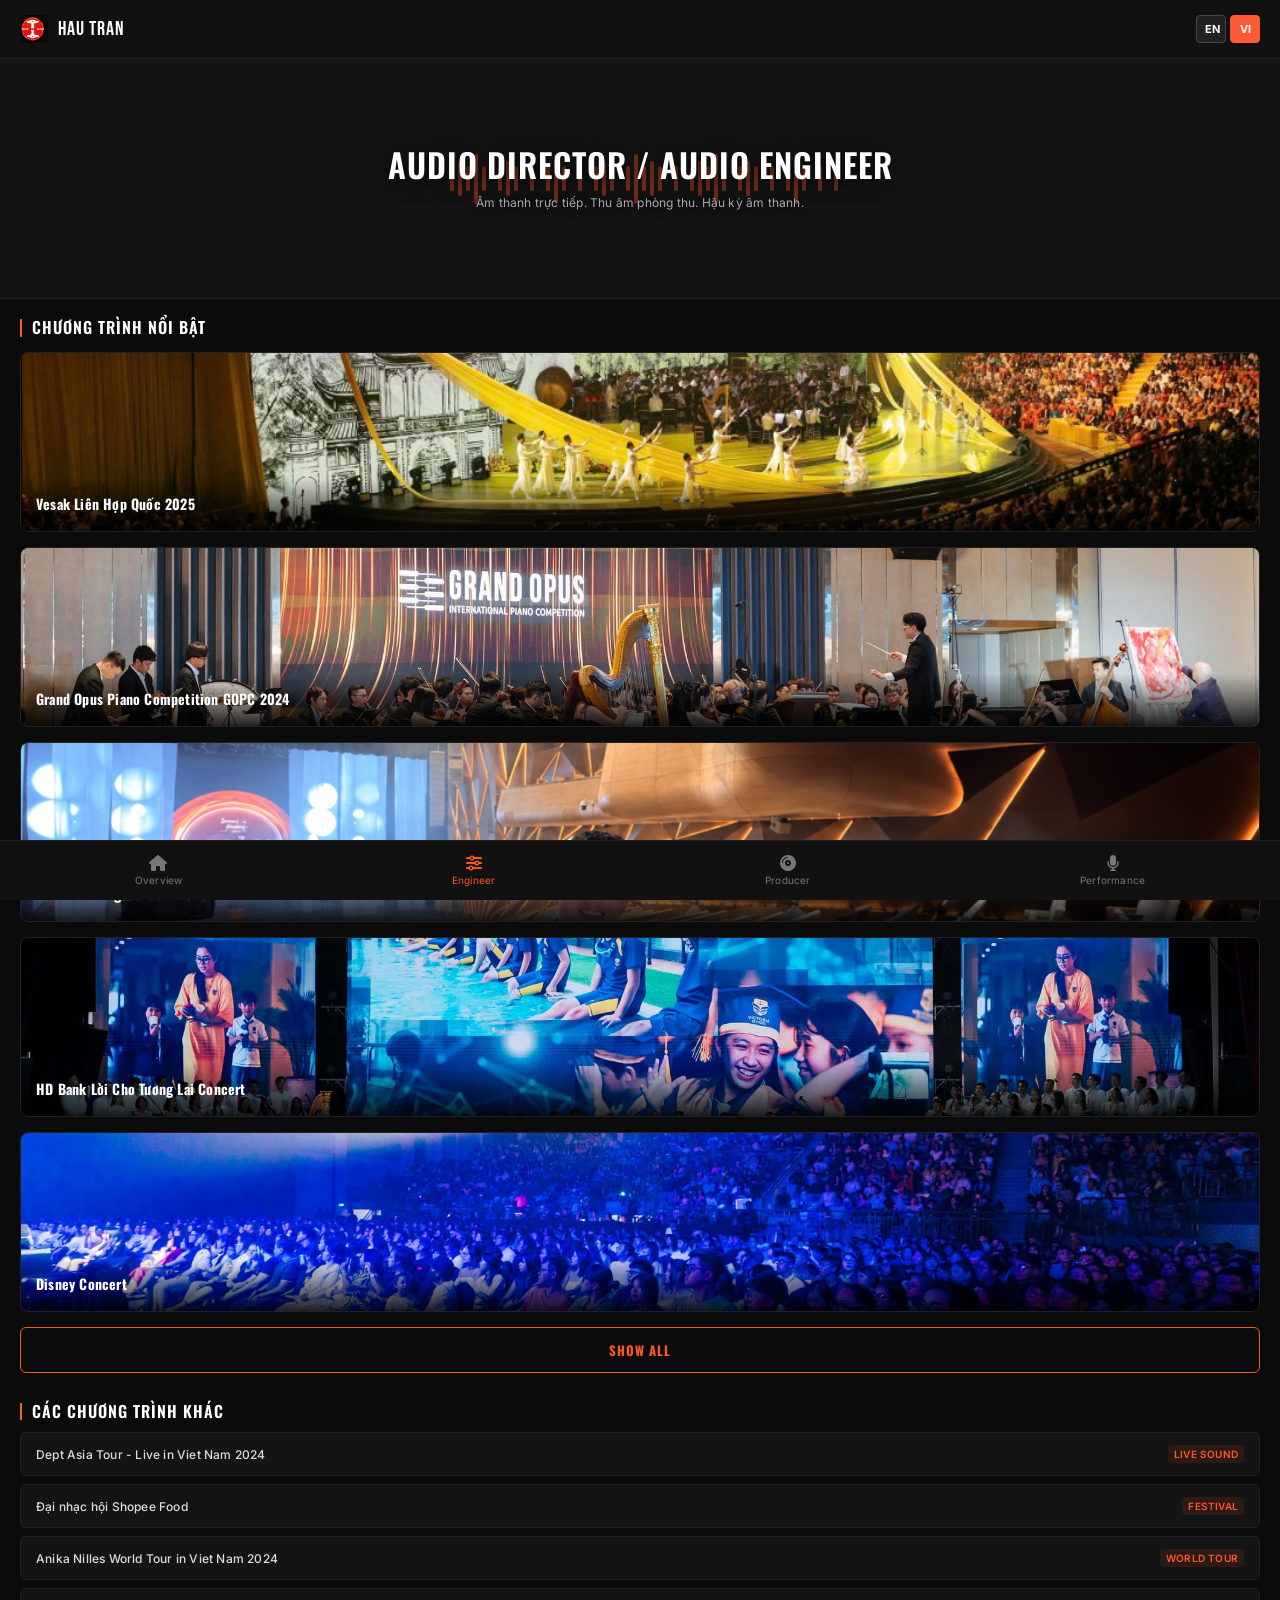
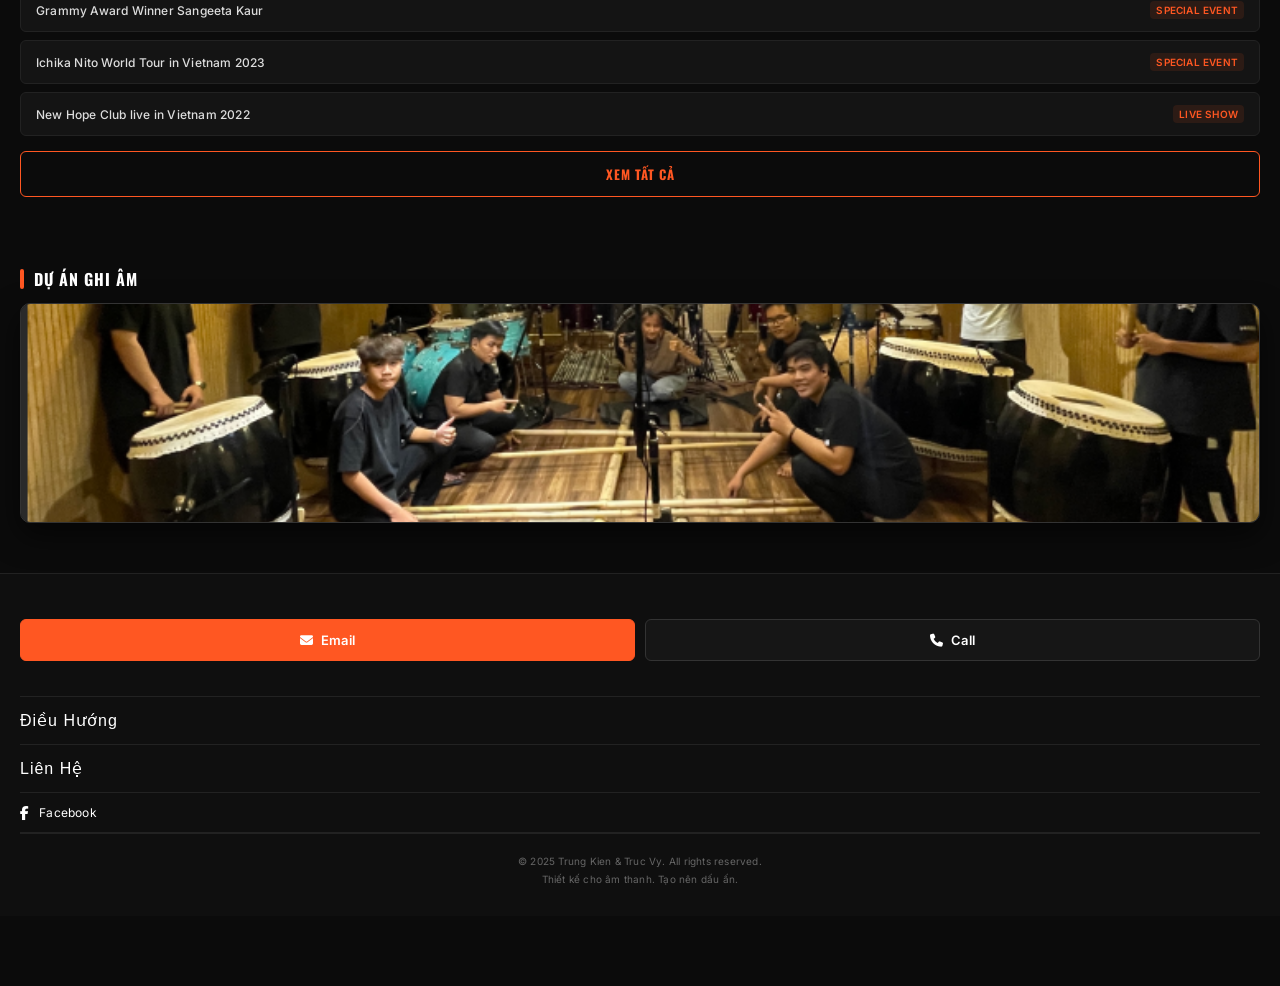
<file: sound-engineer.html>
<!doctype html>
<html lang="vi">
  <head>
    <meta charset="UTF-8" />
    <meta
      name="viewport"
      content="width=device-width, initial-scale=1.0, maximum-scale=1.0, user-scalable=no"
    />
    <title>Audio Director / Audio Engineer</title>
    <link rel="preconnect" href="https://fonts.googleapis.com" />
    <link rel="preconnect" href="https://fonts.gstatic.com" crossorigin />
    <link
      href="https://fonts.googleapis.com/css2?family=Bebas+Neue&family=Inter:wght@300;400;500;600;700&display=swap"
      rel="stylesheet"
    />
    <link rel="stylesheet" href="style.css" />
    <link
      rel="stylesheet"
      href="https://cdnjs.cloudflare.com/ajax/libs/font-awesome/6.5.0/css/all.min.css"
    />
    <link
      href="https://fonts.googleapis.com/css2?family=Oswald:wght@400;500;600;700&family=Inter:wght@400;500;600&display=swap"
      rel="stylesheet"
    />
    <style>
      body {
        padding-bottom: 70px;
        background-color: #0b0b0b;
        color: #fff;
        font-family: "Inter", sans-serif;
        margin: 0;
      }
      .header {
        display: flex;
        justify-content: space-between;
        align-items: center;
        padding: 15px 20px;
        background: #111;
        position: sticky;
        top: 0;
        z-index: 1000;
        border-bottom: 1px solid #222;
      }
      .header nav {
        display: none;
      }
      .logo1 {
        display: flex;
        align-items: center;
        gap: 10px;
        text-decoration: none;
        color: #fff;
        font-family: "Bebas Neue", sans-serif;
        font-size: 20px;
        letter-spacing: 1px;
      }
      .logo1 img {
        height: 28px;
        width: 28px;
        border-radius: 4px;
        object-fit: cover;
      }
      .lang-switch {
        display: flex;
        gap: 4px;
      }
      .lang-switch button {
        background: #222;
        color: #fff;
        border: 1px solid #444;
        padding: 4px 8px;
        font-size: 11px;
        cursor: pointer;
        border-radius: 4px;
        font-weight: bold;
      }

      .sound-hero {
        padding: 30px 20px;
        text-align: center;
        background: #141414;
        position: relative;
        overflow: hidden;
        border-bottom: 1px solid #222;
      }
      .sound-hero h1 {
        font-family: "Bebas Neue", sans-serif;
        font-size: 28px;
        margin-bottom: 8px;
        color: #fff;
        letter-spacing: 1px;
      }
      .sound-hero p {
        font-size: 12px;
        color: #aaa;
        margin: 0;
      }

      .sound-work {
        padding: 20px;
      }
      .sound-work h2 {
        font-size: 16px;
        font-family: "Oswald", sans-serif;
        margin-bottom: 15px;
        letter-spacing: 1px;
        text-transform: uppercase;
      }
      .sound-work-grid {
        display: flex;
        flex-direction: column;
        gap: 15px;
      }
      .sound-work-item {
        height: 180px;
        border-radius: 8px;
        overflow: hidden;
        position: relative;
        background: #222;
        border: 1px solid #222;
        cursor: pointer;
      }
      .sound-work-item img {
        width: 100%;
        height: 100%;
        object-fit: cover;
        display: none;
      }
      .sound-work-item img.active {
        display: block;
      }
      .sound-overlay {
        position: absolute;
        bottom: 0;
        left: 0;
        width: 100%;
        padding: 15px;
        background: linear-gradient(to top, rgba(0, 0, 0, 0.85), transparent);
      }
      .sound-overlay p {
        margin: 0;
        font-weight: bold;
        font-size: 14px;
        font-family: "Oswald", sans-serif;
      }

      .show-toggle {
        width: 100%;
        padding: 12px;
        background: transparent;
        color: #ff5722;
        border: 1px solid #ff5722;
        border-radius: 6px;
        font-weight: bold;
        cursor: pointer;
        margin-top: 15px;
        font-family: "Oswald", sans-serif;
        letter-spacing: 1px;
        text-transform: uppercase;
      }

      .other-shows {
        margin-top: 30px;
      }
      .other-shows h3 {
        font-family: "Oswald", sans-serif;
        font-size: 16px;
        margin-bottom: 12px;
        letter-spacing: 1px;
        text-transform: uppercase;
      }
      .show-list {
        display: flex;
        flex-direction: column;
        gap: 8px;
      }
      .show-row {
        background: #141414;
        padding: 12px 15px;
        border-radius: 6px;
        display: flex;
        justify-content: space-between;
        align-items: center;
        border: 1px solid #222;
        cursor: pointer;
      }
      .show-row span {
        font-size: 12px;
        font-weight: 500;
        max-width: 65%;
        color: #ddd;
      }
      .show-row small {
        font-size: 10px;
        color: #ff5722;
        background: rgba(255, 87, 34, 0.1);
        padding: 3px 6px;
        border-radius: 4px;
        font-weight: 600;
        text-transform: uppercase;
      }

      /* LIGHTBOX STYLING */
      .lightbox {
        display: none;
        position: fixed;
        top: 0;
        left: 0;
        width: 100%;
        height: 100%;
        background: rgba(0, 0, 0, 0.95);
        z-index: 99999;
        justify-content: center;
        align-items: center;
      }
      .lightbox img {
        max-width: 85%;
        max-height: 85vh;
        object-fit: contain;
        border-radius: 4px;
      }
      .lightbox .nav-btn {
        position: absolute;
        top: 50%;
        transform: translateY(-50%);
        background: rgba(255, 255, 255, 0.15);
        color: #fff;
        border: none;
        width: 44px;
        height: 44px;
        border-radius: 50%;
        font-size: 16px;
        cursor: pointer;
        display: flex;
        align-items: center;
        justify-content: center;
      }
      .lightbox .prev-btn {
        left: 15px;
      }
      .lightbox .next-btn {
        right: 15px;
      }
      .lightbox .close-lightbox {
        position: absolute;
        top: 15px;
        right: 20px;
        color: #fff;
        font-size: 32px;
        cursor: pointer;
      }

      .footer {
        padding: 30px 20px 20px 20px;
        background: #0f0f0f;
        border-top: 1px solid #222;
        font-size: 12px;
        color: #aaa;
        margin-top: 30px;
        display: flex;
        flex-direction: column;
      }
      .footer .footer-col {
        width: 100%;
        margin-bottom: 15px;
      }
      .footer h3 {
        font-family: "Bebas Neue", sans-serif;
        font-size: 22px;
        color: #fff;
        margin-bottom: 8px;
        letter-spacing: 1px;
      }
      .footer p {
        margin: 0 0 15px 0;
        line-height: 1.5;
      }

      .action-buttons {
        display: flex;
        gap: 10px;
        margin-bottom: 25px;
        width: 100%;
      }
      .action-btn {
        flex: 1;
        padding: 12px;
        border-radius: 6px;
        text-decoration: none;
        font-size: 13px;
        font-weight: 600;
        display: flex;
        align-items: center;
        justify-content: center;
        gap: 8px;
        border: 1px solid #333;
      }
      .btn-email {
        background: #ff5722;
        color: #fff;
        border-color: #ff5722;
      }
      .btn-call {
        background: #161616;
        color: #fff;
      }

      .accordion-item {
        border-bottom: 1px solid #222;
      }
      .accordion-header {
        display: flex;
        justify-content: space-between;
        align-items: center;
        padding: 14px 0;
        color: #fff;
        font-family: "Bebas Neue", sans-serif;
        font-size: 16px;
        letter-spacing: 1px;
        cursor: pointer;
      }
      .accordion-header .icon-toggle {
        color: #ff5722;
        font-size: 18px;
      }
      .accordion-content {
        display: none;
        padding-bottom: 15px;
      }
      .accordion-content a,
      .accordion-content p {
        color: #aaa;
        font-size: 12px;
        text-decoration: none;
        display: block;
        margin: 6px 0;
      }

      .social-row {
        display: flex;
        align-items: center;
        gap: 8px;
        padding: 12px 0;
        border-bottom: 1px solid #222;
        color: #fff;
        font-size: 12px;
      }
      .social-row a {
        color: #fff;
        text-decoration: none;
      }
      .social-row i {
        color: #fff;
        font-size: 14px;
      }

      .footer-bottom {
        text-align: center;
        padding: 20px 0 10px 0;
        font-size: 10px;
        color: #666;
        line-height: 1.4;
      }

      .mobile-bottom-nav {
        position: fixed;
        bottom: 0;
        left: 0;
        width: 100%;
        height: 60px;
        background: #111;
        border-top: 1px solid #222;
        display: flex;
        justify-content: space-around;
        align-items: center;
        z-index: 2000;
      }
      .mobile-bottom-nav a {
        display: flex;
        flex-direction: column;
        align-items: center;
        text-decoration: none;
        color: #777;
        font-size: 10px;
        gap: 3px;
      }
      .mobile-bottom-nav a i {
        font-size: 16px;
      }
      .mobile-bottom-nav a.active {
        color: #ff5722;
      }
    </style>
  </head>
  <body>
    <header class="header">
      <a href="index.html" class="logo1">
        <img src="assets/lo.jpg" alt="Logo" /> HAU TRAN
      </a>
      <div class="lang-switch">
        <button onclick="setLanguage('en')">EN</button>
        <button onclick="setLanguage('vi')">VI</button>
      </div>
    </header>

    <section class="sound-hero">
      <div class="sound-bg"></div>
      <div class="wave">
        <span></span><span></span><span></span><span></span><span></span>
        <span></span><span></span><span></span><span></span><span></span>
        <span></span><span></span><span></span><span></span><span></span>
        <span></span><span></span><span></span><span></span><span></span>
        <span></span><span></span><span></span><span></span><span></span>
        <span></span><span></span><span></span><span></span><span></span>
        <span></span><span></span><span></span><span></span><span></span>
        <span></span><span></span><span></span><span></span><span></span>
        <span></span><span></span><span></span><span></span><span></span>
        <span></span><span></span><span></span><span></span><span></span>
      </div>
      <h1
        id="soundTitle"
        style="
          font-family: var(--title-font);

          font-weight: 600;

          letter-spacing: 1px;

          line-height: 1.2;

          text-transform: uppercase;
          font-size: 33px;
        "
      >
        AUDIO DIRECTOR / AUDIO ENGINEER
      </h1>
      <p id="soundDesc">Live events. Studio recordings. Post-production.</p>
    </section>

    <!-- SELECTED WORK -->
    <section class="sound-work">
      <h2>FEATURED SHOWS</h2>

      <div class="sound-work-grid" id="soundWorkGrid">
        <div class="sound-work-item showcase-slider">
          <img
            src="assets/image/1. Vesak Liên Hợp Quốc 2025/2.png"
            class="active"
          />
          <img src="assets/image/1. Vesak Liên Hợp Quốc 2025/4.jpg" />
          <img
            src="assets/image/1. Vesak Liên Hợp Quốc 2025/phu07437-17466296340211975867000.jpg"
          />
          <img src="assets/image/1. Vesak Liên Hợp Quốc 2025/3.png" />
          <img src="assets/image/1. Vesak Liên Hợp Quốc 2025/1.png" />
          <div class="sound-overlay"><p>Vesak Liên Hợp Quốc 2025</p></div>
        </div>

        <div class="sound-work-item showcase-slider">
          <img
            src="assets/image2/Grand Opus Piano Competition GOPC 2024/IMG_8359.JPG"
            class="active"
          />
          <img
            src="assets/image2/Grand Opus Piano Competition GOPC 2024/IMG_8360.JPG"
          />
          <img
            src="assets/image2/Grand Opus Piano Competition GOPC 2024/IMG_8361.JPG"
          />
          <div class="sound-overlay">
            <p>Grand Opus Piano Competition GOPC 2024</p>
          </div>
        </div>

        <div class="sound-work-item showcase-slider">
          <img
            src="assets/image/2. Sound Healing Concert 2026/07E82560-D24B-4DC6-A290-BD4B47B7B992.png"
            class="active"
          />
          <img src="assets/image/2. Sound Healing Concert 2026/IMG_2305.JPG" />
          <img src="assets/image/2. Sound Healing Concert 2026/IMG_2307.JPG" />
          <img src="assets/image/2. Sound Healing Concert 2026/IMG_2308.JPG" />
          <img src="assets/image/2. Sound Healing Concert 2026/IMG_2309.JPG" />
          <div class="sound-overlay"><p>Sound Healing Concert 2026</p></div>
        </div>

        <div class="sound-work-item showcase-slider">
          <img
            src="assets/image/3. HD Bank Lời Cho Tương Lai Concert/IMG_2310.JPG"
            class="active"
          />
          <img
            src="assets/image/3. HD Bank Lời Cho Tương Lai Concert/IMG_2311.JPG"
          />
          <img
            src="assets/image/3. HD Bank Lời Cho Tương Lai Concert/IMG_2312.JPG"
          />
          <img
            src="assets/image/3. HD Bank Lời Cho Tương Lai Concert/IMG_2313.JPG"
          />
          <img
            src="assets/image/3. HD Bank Lời Cho Tương Lai Concert/IMG_2314.JPG"
          />
          <img
            src="assets/image/3. HD Bank Lời Cho Tương Lai Concert/IMG_2315.JPG"
          />
          <div class="sound-overlay">
            <p>HD Bank Lời Cho Tương Lai Concert</p>
          </div>
        </div>

        <div class="sound-work-item showcase-slider">
          <img
            src="assets/image/4. Disney Concert/IMG_8455.JPG"
            class="active"
          />
          <img src="assets/image/4. Disney Concert/IMG_8456.JPG" />
          <img src="assets/image/4. Disney Concert/IMG_8457.JPG" />
          <div class="sound-overlay"><p>Disney Concert</p></div>
        </div>

        <!-- Các show ẩn (Featured) -->
        <div class="sound-work-item showcase-slider">
          <img
            src="assets/image/5. Hội Thuần Hội 2024/IMG_8498.JPG"
            class="active"
          />
          <img src="assets/image/5. Hội Thuần Hội 2024/IMG_8501.JPG" />
          <img src="assets/image/5. Hội Thuần Hội 2024/IMG_8502.JPG" />
          <div class="sound-overlay"><p>Hội Thuần Hội 2024</p></div>
        </div>

        <div class="sound-work-item showcase-slider extra-show">
          <img
            src="assets/image/9. Just Rock 2024/IMG_8469.JPG"
            class="active"
          />
          <img src="assets/image/9. Just Rock 2024/IMG_8470.JPG" />
          <img src="assets/image/9. Just Rock 2024/IMG_8471.JPG" />
          <img src="assets/image/9. Just Rock 2024/IMG_8473.JPG" />
          <img src="assets/image/9. Just Rock 2024/IMG_8474.JPG" />
          <img src="assets/image/9. Just Rock 2024/IMG_8475.JPG" />
          <div class="sound-overlay">
            <p>Just Rock 2024</p>
          </div>
        </div>

        <div class="sound-work-item showcase-slider extra-show">
          <img
            src="assets/image/10. La Musica Fes/607722145_122112371883141145_6497519304125968365_n.jpg"
            class="active"
          />
          <img
            src="assets/image/10. La Musica Fes/619373791_122116531899141145_1076480621119345369_n.jpg"
          />
          <img
            src="assets/image/10. La Musica Fes/626686998_122117586009141145_5643325806134797381_n.jpg"
          />
          <img src="assets/image/10. La Musica Fes/IMG_2331.JPG" />
          <img src="assets/image/10. La Musica Fes/IMG_2334.JPG" />
          <div class="sound-overlay">
            <p>La Musica Fes</p>
          </div>
        </div>
        <div class="sound-work-item showcase-slider">
          <img
            src="assets/image/6. Ghibli Concert/IMG_8482.JPG"
            class="active"
          />
          <img src="assets/image/6. Ghibli Concert/IMG_8483.JPG" />
          <img src="assets/image/6. Ghibli Concert/IMG_8484.JPG" />
          <img src="assets/image/6. Ghibli Concert/IMG_8485.JPG" />
          <div class="sound-overlay"><p>Ghibli Concert</p></div>
        </div>

        <div class="sound-work-item showcase-slider">
          <img
            src="assets/image/11. Acecook Concert/IMG_2339.JPG"
            class="active"
          />
          <img src="assets/image/11. Acecook Concert/IMG_2340.JPG" />
          <div class="sound-overlay">
            <p>Acecook Happiness Concert 30 Years Of Acecook VietNam’s</p>
          </div>
        </div>
      </div>

      <button id="showFeaturedBtn" class="show-toggle">SHOW ALL</button>

      <!-- OTHER SHOWS -->
      <div class="other-shows">
        <h3>Other Shows</h3>
        <div class="show-list" id="otherShowList">
          <div
            class="show-row"
            data-gallery="assets/image2/1. Dept Asia Tour - Live in Viet Nam 2024/IMG_8371.JPG,assets/image2/1. Dept Asia Tour - Live in Viet Nam 2024/IMG_8372.JPG"
          >
            <span>Dept Asia Tour - Live in Viet Nam 2024</span
            ><small>Live Sound</small>
          </div>
          <div
            class="show-row"
            data-gallery="assets/image2/2. Đại nhạc hội Shopee Food/1.png"
          >
            <span>Đại nhạc hội Shopee Food</span><small>Festival</small>
          </div>
          <div
            class="show-row"
            data-gallery="assets/image2/3. Anika Nilles World Tour in Viet Nam 2024/IMG_8397.JPG"
          >
            <span>Anika Nilles World Tour in Viet Nam 2024</span
            ><small>World Tour</small>
          </div>
          <div
            class="show-row"
            data-gallery="assets/image2/4. Grammy Award Winner Sangeeta Kaur/IMG_8495.JPG,assets/image2/4. Grammy Award Winner Sangeeta Kaur/IMG_8496.JPG"
          >
            <span>Grammy Award Winner Sangeeta Kaur</span>
            <small>Special Event</small>
          </div>
          <div
            class="show-row"
            data-gallery="assets/image2/5. Ichika Nito World Tour in Vietnam 2023/IMG_8400.JPG"
          >
            <span>Ichika Nito World Tour in Vietnam 2023</span
            ><small>Special Event</small>
          </div>
          <div
            class="show-row"
            data-gallery="assets/image2/6. New Hope Club live in Vietnam 2022/IMG_8412.JPG"
          >
            <span>New Hope Club live in Vietnam 2022</span
            ><small>Live Show</small>
          </div>

          <div
            class="show-row"
            data-gallery="assets/image2/7. +84 Showcase 2024/IMG_8366.JPG"
          >
            <span>+84 Showcase 2024</span><small>Live Sound</small>
          </div>
          <div
            class="show-row"
            data-gallery="assets/image2/8 The Theatre - Rock Concert/IMG_8389.JPG"
          >
            <span>The Theatre - Rock Concert</span><small>Rock Concert</small>
          </div>
          <div
            class="show-row"
            data-gallery="assets/image2/9. A Tale Of Two Christmas/IMG_8458.JPG"
          >
            <span>A Tale Of Two Christmas</span><small>Live Sound</small>
          </div>
          <div class="show-row" data-gallery="assets/IMG_8486.JPG">
            <span>Biển Của Hy Vọng 2022</span><small>Live Sound</small>
          </div>
          <div
            class="show-row"
            data-gallery="assets/image2/Chopin Concerto No.2 - Bich Tra Nguyen & Tran Nhat Minh/IMG_8591.JPG"
          >
            <span>Chopin Concerto No.2</span><small>Orchestra</small>
          </div>
          <div
            class="show-row"
            data-gallery="assets/image2/Christmas Crescendo  Concert 2022/IMG_8526.JPG"
          >
            <span>Christmas Crescendo Concert 2022</span><small>Concert</small>
          </div>
          <div
            class="show-row"
            data-gallery="assets/image2/CROSSROADS THE UNTOLD STORIES/IMG_8460.JPG"
          >
            <span>CROSSROADS THE UNTOLD STORIES</span><small>Live Show</small>
          </div>
          <div
            class="show-row"
            data-gallery="assets/image2/Motul Festival 2024/IMG_8406.JPG,assets/image2/Motul Festival 2024/IMG_8407.JPG"
          >
            <span>Motul Festival 2024</span>
            <small>Festival</small>
          </div>
          <div
            class="show-row"
            data-gallery="assets/image2/DOC MusicShow 2024/IMG_8570.JPG"
          >
            <span>DOC MusicShow 2024</span><small>Music Show</small>
          </div>
          <div class="show-row" data-gallery="assets/IMG_8491.JPG">
            <span>Game Show Người Yêu Tôi Đỉnh Nhất 2024</span
            ><small>Game Show</small>
          </div>
          <div
            class="show-row"
            data-gallery="assets/image2/Grand Opus Piano Competition GOPC 2023/IMG_8362.JPG"
          >
            <span>Grand Opus Piano Competition GOPC 2023</span
            ><small>Special Event</small>
          </div>
          <div
            class="show-row"
            data-gallery="assets/image2/Grand Opus Piano Competition GOPC 2024/IMG_8359.JPG"
          >
            <span>Grand Opus Piano Competition GOPC 2024</span
            ><small>Special Event</small>
          </div>
          <div class="show-row" data-gallery="assets/IMG_8476.JPG">
            <span>Hội Báo Toàn Quốc 2024</span><small>Special Event</small>
          </div>
          <div class="show-row" data-gallery="assets/IMG_8555.JPG">
            <span>Họp Báo Công Bổ Live Concert Uyên Linh 2024</span
            ><small>Special Event</small>
          </div>
          <div class="show-row" data-gallery="assets/IMG_8557.JPG">
            <span>Họp Báo Quốc Thiên Skynote Concert</span
            ><small>Special Event</small>
          </div>
          <div class="show-row" data-gallery="assets/IMG_8551.JPG">
            <span>Họp Báo Ra Mắt MV Hồ Quỳnh Hương</span
            ><small>Special Event</small>
          </div>
          <div
            class="show-row"
            data-gallery="assets/image2/Jack Gardiner – Asia Tour 2026 _ Vietnam/IMG_1046.JPG"
          >
            <span>Jack Gardiner – Asia Tour 2026 - Vietnam</span
            ><small>Tour</small>
          </div>
          <div class="show-row" data-gallery="assets/IMG_8546.JPG">
            <span>Lễ Công Bố Khơi Động Liên Hoang Phim Quốc Tế TP.HCM 2024</span
            ><small>Special Event</small>
          </div>
          <div class="show-row" data-gallery="assets/IMG_0820.JPG">
            <span>Live Show Nguyễn Hải Phong Symphony</span
            ><small>Special Event</small>
          </div>
          <div
            class="show-row"
            data-gallery="assets/K-Drama OST Concert 2025/IMG_2395.JPG,assets/K-Drama OST Concert 2025/IMG_2396.JPG"
          >
            <span>K-Drama OST Concert 2025</span>
            <small>Concert</small>
          </div>
          <div
            class="show-row"
            data-gallery="assets/Musicland Festival/IMG_2391.JPG,assets/Musicland Festival/IMG_2392.JPG,assets/Musicland Festival/IMG_2393.JPG"
          >
            <span>Musica land Fes</span>
            <small>Fes</small>
          </div>
          <div
            class="show-row"
            data-gallery="assets/Ocean by Night - Singapore/IMG_2396.JPG,assets/Ocean by Night - Singapore/IMG_2397.JPG"
          >
            <span>Ocean by Night - Singapore</span>
            <small>Fes</small>
          </div>
          <div
            class="show-row"
            data-gallery="assets/Rise Of The Underdogs - Rotu 2 - 2025/485148583_986880500302544_95470294653429835_n.jpg,assets/Rise Of The Underdogs - Rotu 2 - 2025/485149949_986884460302148_3970737936163161354_n.jpg,assets/Rise Of The Underdogs - Rotu 2 - 2025/485766874_986880396969221_4337154923486061724_n.jpg,assets/Rise Of The Underdogs - Rotu 2 - 2025/485801994_986884530302141_3819594107450007919_n (1).jpg,assets/Rise Of The Underdogs - Rotu 2 - 2025/486372283_986877880302806_4119104334965541288_n.jpg"
          >
            <span>Rise Of The Underdogs - Rotu 2 - 2025</span>
            <small>Fes</small>
          </div>
          <div
            class="show-row"
            data-gallery="assets/Saigon Choir Concert - Hạt Dẻ 3/IMG_2398.JPG,assets/Saigon Choir Concert - Hạt Dẻ 3/IMG_2399.JPG,assets/Saigon Choir Concert - Hạt Dẻ 3/IMG_2400.JPG,assets/Saigon Choir Concert - Hạt Dẻ 3/IMG_2401.JPG"
          >
            <span>Saigon Choir Concert - Hạt dẻ 3</span>
            <small>Concert</small>
          </div>

          <div class="show-row" data-gallery="assets/anh1/1.jpg">
            <span
              >Mỹ Tâm & Hoài Sa Band - Hozo Festival 2024(FOH Engineer)</span
            >
            <small>Concert</small>
          </div>
          <div
            class="show-row"
            data-gallery="assets/anh2/2.jpg, assets/anh2/3.jpg, assets/anh2/1.jpg"
          >
            <span
              >A.Train (에이트레인) - Hozo Festival 2024 (FOH Engineer)</span
            >
            <small>Concert</small>
          </div>

          <div
            class="show-row"
            data-gallery="assets/bosung/1.png,assets/bosung/2.png,assets/bosung/3.png,assets/bosung/4.png,assets/bosung/5.png,assets/bosung/6.png,assets/bosung/7.png,assets/bosung/8.png,assets/bosung/9.png,assets/bosung/10.png"
          >
            <span>Recording Project</span>
            <small>Record</small>
          </div>
        </div>
        <button class="show-toggle" id="showToggle">SHOW ALL</button>
      </div>
    </section>

    <!-- === SECTION RIÊNG CHO DỰ ÁN GHI ÂM === -->
    <section class="sound-work recording-project-section">
      <div class="section-header-center">
        <div class="title-with-bar">
          <span id="recordingProjectTitle">RECORDING PROJECT</span>
        </div>
      </div>

      <div class="project-slideshow-viewport">
        <div
          class="slideshow-container"
          data-gallery="assets/bosung/1.png,assets/bosung/2.png,assets/bosung/3.png,assets/bosung/4.png,assets/bosung/5.png,assets/bosung/6.png,assets/bosung/7.png,assets/bosung/8.png,assets/bosung/9.png,assets/bosung/10.png"
        ></div>
      </div>
    </section>

    <!-- LIGHTBOX MODAL -->
    <div class="lightbox" id="lightbox">
      <button class="nav-btn prev-btn" id="prevBtn">
        <i class="fas fa-chevron-left"></i>
      </button>
      <img id="lightboxImg" />
      <button class="nav-btn next-btn" id="nextBtn">
        <i class="fas fa-chevron-right"></i>
      </button>
      <span class="close-lightbox" id="closeLightbox">&times;</span>
    </div>

    <footer class="footer">
      <div class="footer-col"></div>

      <div class="action-buttons">
        <a href="mailto:tranhauaudio@gmail.com" class="action-btn btn-email"
          ><i class="fas fa-envelope"></i> Email</a
        >
        <a href="tel:0984123494" class="action-btn btn-call"
          ><i class="fas fa-phone"></i> Call</a
        >
      </div>

      <div class="footer-accordion">
        <div class="accordion-item">
          <div
            id="footerNavTitle"
            class="accordion-header"
            style="font-family: Arial"
          >
            NAVIGATION <span class="icon-toggle">+</span>
          </div>
          <div class="accordion-content">
            <a href="index.html" id="footerNavOverview">Overview</a>
            <a href="sound-engineer.html" id="footerNavSound"
              >Audio Director / Audio Engineer</a
            >
            <a href="audio-producer.html" id="footerNavProducer"
              >Music Producer</a
            >
            <a href="performance.html" id="footerNavPerformance">Performance</a>
          </div>
        </div>

        <div class="accordion-item">
          <div
            id="footerContactTitle"
            class="accordion-header"
            style="font-family: Arial"
          >
            CONTACT <span class="icon-toggle">+</span>
          </div>
          <div class="accordion-content">
            <p>Email: tranhauaudio@gmail.com</p>
            <p>Phone: 0984 123 494</p>
            <p id="footerLocation">Location: Ho Chi Minh City</p>
          </div>
        </div>
      </div>

      <div class="social-row">
        <a href="https://www.facebook.com/tran.haudrum/" target="_blank"
          ><i class="fab fa-facebook-f"></i> Facebook</a
        >
      </div>

      <div class="footer-bottom">
        <p>© 2025 Trung Kien & Truc Vy. All rights reserved.</p>
        <p>Designed for Sound. Built for Impact.</p>
      </div>
    </footer>

    <nav class="mobile-bottom-nav">
      <a href="index.html">
        <i class="fas fa-home"></i>
        <span>Overview</span>
      </a>
      <a href="sound-engineer.html" class="active">
        <i class="fas fa-sliders"></i>
        <span>Engineer</span>
      </a>
      <a href="audio-producer.html">
        <i class="fas fa-compact-disc"></i>
        <span>Producer</span>
      </a>
      <a href="performance.html">
        <i class="fas fa-microphone"></i>
        <span>Performance</span>
      </a>
    </nav>

    <script src="lang.js"></script>
    <script>
      // 1. Xử lý nút Show All cho Featured Shows
      const showFeaturedBtn = document.getElementById("showFeaturedBtn");
      const allFeaturedItems = document.querySelectorAll(
        "#soundWorkGrid .sound-work-item",
      );
      let isFeaturedExpanded = false;

      if (showFeaturedBtn && allFeaturedItems.length > 5) {
        // Mặc định ẩn từ show thứ 6 trở đi bằng important
        for (let i = 5; i < allFeaturedItems.length; i++) {
          allFeaturedItems[i].style.setProperty("display", "none", "important");
        }

        showFeaturedBtn.addEventListener("click", function () {
          isFeaturedExpanded = !isFeaturedExpanded;
          for (let i = 5; i < allFeaturedItems.length; i++) {
            allFeaturedItems[i].style.setProperty(
              "display",
              isFeaturedExpanded ? "block" : "none",
              "important",
            );
          }
          showFeaturedBtn.textContent = isFeaturedExpanded
            ? "SHOW LESS"
            : "SHOW ALL";
        });
      }

      // 2. Xử lý nút Show All cho Other Shows
      const showToggleBtn = document.getElementById("showToggle");
      const otherShowList = document.getElementById("otherShowList");
      let isOtherExpanded = false;

      if (showToggleBtn && otherShowList) {
        const allRows = otherShowList.querySelectorAll(".show-row");

        allRows.forEach((row, index) => {
          if (index >= 6) {
            row.style.setProperty("display", "none", "important");
          }
        });

        showToggleBtn.addEventListener("click", function () {
          isOtherExpanded = !isOtherExpanded;
          allRows.forEach((row, index) => {
            if (index >= 6) {
              row.style.setProperty(
                "display",
                isOtherExpanded ? "flex" : "none",
                "important",
              );
            }
          });
          showToggleBtn.textContent = isOtherExpanded
            ? "SHOW LESS"
            : "SHOW ALL";
        });
      }

      // Xử lý Accordion Footer
      const accordionHeaders = document.querySelectorAll(".accordion-header");
      accordionHeaders.forEach((header) => {
        header.addEventListener("click", function () {
          const item = this.parentElement;
          const content = item.querySelector(".accordion-content");
          const icon = this.querySelector(".icon-toggle");

          const isOpen = content.style.display === "block";

          if (isOpen) {
            content.style.display = "none";
            icon.textContent = "+";
          } else {
            content.style.display = "block";
            icon.textContent = "-";
          }
        });
      });

      // 3. Xử lý Lightbox hiển thị ảnh phóng to và nút qua lại (Next/Prev)
      const lightbox = document.getElementById("lightbox");
      const lightboxImg = document.getElementById("lightboxImg");
      const prevBtn = document.getElementById("prevBtn");
      const nextBtn = document.getElementById("nextBtn");
      const closeLightbox = document.getElementById("closeLightbox");

      let currentImages = [];
      let currentIndex = 0;

      document.querySelectorAll(".sound-work-item").forEach((item) => {
        item.addEventListener("click", function () {
          const imgs = item.querySelectorAll("img");
          if (imgs.length > 0) {
            currentImages = Array.from(imgs).map((img) => img.src);
            const activeImg = item.querySelector("img.active") || imgs[0];
            currentIndex = currentImages.indexOf(activeImg.src);
            if (currentIndex === -1) currentIndex = 0;

            lightboxImg.src = currentImages[currentIndex];
            lightbox.style.display = "flex";
          }
        });
      });

      document.querySelectorAll(".show-row").forEach((row) => {
        row.addEventListener("click", function () {
          const galleryAttr = row.getAttribute("data-gallery");
          if (galleryAttr) {
            currentImages = galleryAttr.split(",").map((url) => url.trim());
            currentIndex = 0;
            lightboxImg.src = currentImages[currentIndex];
            lightbox.style.display = "flex";
          }
        });
      });

      nextBtn.addEventListener("click", function (e) {
        e.stopPropagation();
        if (currentImages.length > 0) {
          currentIndex = (currentIndex + 1) % currentImages.length;
          lightboxImg.src = currentImages[currentIndex];
        }
      });

      prevBtn.addEventListener("click", function (e) {
        e.stopPropagation();
        if (currentImages.length > 0) {
          currentIndex =
            (currentIndex - 1 + currentImages.length) % currentImages.length;
          lightboxImg.src = currentImages[currentIndex];
        }
      });

      closeLightbox.addEventListener("click", function () {
        lightbox.style.display = "none";
      });

      lightbox.addEventListener("click", function (e) {
        if (e.target === lightbox) {
          lightbox.style.display = "none";
        }
      });
    </script>
    <script>
      window.addEventListener("DOMContentLoaded", () => {
        const badge = document.querySelector('a[href*="netlify.com"]');
        if (badge) {
          badge.remove();
        }
      });

      document.addEventListener("DOMContentLoaded", function () {
        const container = document.querySelector(
          ".recording-project-section .slideshow-container",
        );
        if (!container) return;

        const galleryData = container.getAttribute("data-gallery");
        if (!galleryData) return;

        const images = galleryData.split(",").map((img) => img.trim());
        if (images.length === 0) return;

        if (images.length === 1) {
          container.innerHTML = `<div class="slide-item" style="background-image: url('${images[0]}')"></div>`;
          container.style.width = "100%";
          return;
        }

        let currentIndex = 0;

        // Khởi tạo 2 ảnh đầu tiên
        container.innerHTML = `
    <div class="slide-item" style="background-image: url('${images[0]}')"></div>
    <div class="slide-item" style="background-image: url('${images[1]}')"></div>
  `;

        function slideNext() {
          // Kích hoạt trượt sang trái
          container.style.transform = "translateX(-50%)";

          setTimeout(() => {
            // Tắt tạm thời transition để reset vị trí về 0 ngay lập tức mà mắt thường không thấy
            container.style.transition = "none";
            container.style.transform = "translateX(0)";

            // Chuyển sang ảnh tiếp theo trong mảng
            currentIndex = (currentIndex + 1) % images.length;
            const nextIndex = (currentIndex + 1) % images.length;

            // Cập nhật lại nội dung HTML cho 2 slide
            container.innerHTML = `
        <div class="slide-item" style="background-image: url('${images[currentIndex]}')"></div>
        <div class="slide-item" style="background-image: url('${images[nextIndex]}')"></div>
      `;

            // Bật lại hiệu ứng trượt mượt mà cho lần chạy tiếp theo
            requestAnimationFrame(() => {
              requestAnimationFrame(() => {
                container.style.transition =
                  "transform 0.9s cubic-bezier(0.25, 1, 0.5, 1)";
              });
            });
          }, 900); // Thời gian này phải khớp với thời gian transition trong CSS (0.9s = 900ms)
        }

        // Cứ sau 3.5 giây sẽ chạy slide 1 lần
        setInterval(slideNext, 3500);
      });
    </script>
  </body>
</html>
</file>
<file: style.css>
@import url('https://fonts.googleapis.com/css2?family=Oswald:wght@400;500;600;700&family=Inter:wght@300;400;500;600;700&display=swap');
@import url('https://fonts.googleapis.com/css2?family=Oswald:wght@400;500;600&family=Be+Vietnam+Pro:wght@400;500;600;700;800&display=swap');

:root{
  --title-font: 'Oswald', sans-serif;
  --body-font: 'Inter', sans-serif;
  --main-color: #ff5a36;
  --text-color: #ffffff;
  --sub-color: #9a9a9a;
  --bg-dark: #0b0b0b;
}

* {
  margin: 0;
  padding: 0;
  box-sizing: border-box;
}
/* Ẩn hoàn toàn huy hiệu Netlify độc quyền nếu bị chèn vào */
iframe[src*="netlify"], div[id*="netlify"], a[href*="netlify.com/trust"] {
  display: none !important;
  opacity: 0 !important;
  visibility: hidden !important;
  pointer-events: none !important;
}

body{
  font-family: var(--body-font);
  background: var(--bg-dark);
  color: var(--text-color);
  letter-spacing: .2px;
  overflow-x: hidden;
  padding-bottom: 70px; /* Chừa chỗ cho bottom nav trên mobile */
}

/* GLOBAL TYPOGRAPHY */
h1,h2,h3,h4,h5{
  font-family: var(--title-font);
  font-weight: 600;
  letter-spacing: 1px;
  line-height: 1.1;
  text-transform: uppercase;
}

p, span, small, a, button, input, textarea{
  font-family: var(--body-font);
}

p{
  line-height: 1.6;
}

#soundTitle, #producerTitle{
  font-size: 32px;
  position: relative;
  z-index: 5;
  color: #fff;
  text-shadow: 0 4px 20px rgba(0,0,0,.7);
}

a {
  color: inherit;
  text-decoration: none;
}

/* HEADER MOBILE */
.header{
  position: sticky;
  top: 0;
  left: 0;
  width: 100%;
  padding: 12px 16px;
  display: flex;
  justify-content: space-between;
  align-items: center;
  background: rgba(17,17,17,0.95);
  backdrop-filter: blur(14px);
  z-index: 999;
  border-bottom: 1px solid #222;
}

.header nav{
  display: none; /* Ẩn menu desktop trên mobile */
}

.logo1{
  position: relative;
  left: 0;
  display: flex;
  align-items: center;
  gap: 8px;
  font-family: 'Bebas Neue', sans-serif;
  font-size: 18px;
  letter-spacing: 1px;
}

.logo1 img{
  height: 28px;
  width: 28px;
  object-fit: cover;
  border-radius: 4px;
  opacity: .95;
}

/* LANG SWITCH */
.lang-switch{
  position: relative;
  right: 0;
  display: flex;
  gap: 4px;
}

.lang-switch button{
  width: 30px;
  height: 28px;
  border: 1px solid rgba(255,255,255,.15);
  background: rgba(255,255,255,.05);
  color: rgba(255,255,255,.8);
  font-size: 11px;
  font-weight: 600;
  cursor: pointer;
  border-radius: 4px;
}

.lang-switch button.active{
  background: #ff5a36;
  border-color: #ff5a36;
  color: white;
}

/* HERO MENU */
.hero-menu{
  width: 100%;
  margin-top: 0;
  background: #000;
  overflow: hidden;
  padding: 16px;
}

.hero-menu img{
  width: 100%;
  height: auto;
  border-radius: 8px;
  display: block;
}

/* CHOOSE / SERVICES CARDS */
.choose {
  display: flex;
  flex-direction: column;
  gap: 12px;
  padding: 10px 16px;
  background: #0b0b0b;
}

.choose-card {
  padding: 18px;
  text-align: left;
  background: #141414;
  border: 1px solid #222;
  border-radius: 8px;
  position: relative;
}

.choose-card .icon {
  font-size: 20px;
  margin-bottom: 8px;
  color: #888;
}

.choose-card h2{
  font-size: 16px;
  font-family: var(--title-font);
  font-weight: 600;
  letter-spacing: 0.5px;
  text-transform: uppercase;
  margin-bottom: 6px;
}

.choose-card p {
  color: #888;
  font-size: 12px;
  margin-bottom: 0;
}

.choose-card::after {
  content: "›";
  position: absolute;
  right: 16px;
  top: 20px;
  color: #ff5a36;
  font-size: 18px;
  font-weight: bold;
}

/* STATS */
.stats {
  display: grid;
  grid-template-columns: repeat(3, 1fr);
  background: #141414;
  border-top: 1px solid #222;
  border-bottom: 1px solid #222;
  margin: 15px 16px;
  border-radius: 8px;
  overflow: hidden;
}

.stat-item {
  height: 90px;
  display: flex;
  flex-direction: column;
  align-items: center;
  justify-content: center;
  border-right: 1px solid #222;
  padding: 0 4px;
}

.stat-item:last-child {
  border-right: none;
}

.stat-item h3 {
  color: #ff5a36;
  font-size: 22px;
  line-height: 1;
  font-weight: 900;
  margin-bottom: 4px;
}

.stat-item p {
  color: #888;
  font-size: 9px;
  text-align: center;
  letter-spacing: 0.5px;
  text-transform: uppercase;
}

/* FOOTER MOBILE (Cột đơn, không lỗi layout) */
.footer {
  display: flex;
  flex-direction: column;
  padding: 24px 16px;
  background: #0f0f0f;
  border-top: 1px solid #222;
  float: none !important;
  width: 100% !important;
}

.footer .footer-col {
  width: 100% !important;
  float: none !important;
  margin-bottom: 16px;
}

.footer-col h3,
.footer-col h4{
  font-family: var(--title-font);
  font-size: 20px;
  font-weight: 600;
  letter-spacing: 1px;
  margin-bottom: 8px;
}

.footer-col p {
  color: #aaa;
  font-size: 12px;
  line-height: 1.5;
  margin-bottom: 12px;
}

.action-buttons {
  display: flex;
  gap: 10px;
  margin-bottom: 20px;
  width: 100%;
}

.action-btn {
  flex: 1;
  padding: 10px;
  border-radius: 6px;
  text-decoration: none;
  font-size: 12px;
  font-weight: 600;
  display: flex;
  align-items: center;
  justify-content: center;
  gap: 8px;
  border: 1px solid #333;
}

.btn-email { background: #ff5a36; color: #fff; border-color: #ff5a36; }
.btn-call { background: #161616; color: #fff; }

.footer-bottom {
  display: flex;
  flex-direction: column;
  text-align: center;
  padding: 15px 0 5px 0;
  border-top: 1px solid #222;
  font-size: 10px;
  color: #666;
  gap: 4px;
  width: 100%;
}

.footer .footer-bottom p {
  margin: 0;
  font-size: 10px;
  color: #666;
  line-height: 1.4;
}

/* SOUND & PRODUCER HERO */
.sound-hero, .producer-hero{
  position: relative;
  height: 240px;
  margin-top: 0;
  overflow: hidden;
  display: flex;
  flex-direction: column;
  justify-content: center;
  align-items: center;
  text-align: center;
  background: radial-gradient(circle at center, #1a0805 0%, #050505 72%);
  padding: 0 16px;
}

.sound-bg, .rings{
  display: none; /* Ẩn bớt các hiệu ứng lớn phức tạp gây nặng/tràn màn hình mobile */
}

.wave{
  display: none;
}

.sound-hero p, .producer-hero p{
  font-size: 12px;
  color: rgba(183, 181, 181, 0.8);
  margin-top: 6px;
}

/* GENRE ROW (Producer) */
/* THANH THỂ LOẠI CHẠY NGANG TỰ ĐỘNG */
.genre-row {
  width: 100%;
  overflow: hidden; /* Ẩn phần tràn ra ngoài để tạo khung chạy */
  background: #111;
  padding: 12px 0;
  border-bottom: 1px solid rgba(255,255,255,.06);
  white-space: nowrap;
  position: relative;
}

.genre-track {
  display: inline-flex;
  gap: 12px;
  /* Kích hoạt hiệu ứng chạy tự động liên tục trong 20 giây */
  animation: scrollGenres 20s linear infinite; 
}

.genre-track span {
  color: #ccc;
  font-size: 11px;
  font-weight: 600;
  background: #1a1a1a;
  padding: 6px 14px;
  border-radius: 16px;
  border: 1px solid #333;
  white-space: nowrap;
}

/* Định nghĩa chuyển động trượt ngang */
@keyframes scrollGenres {
  0% {
    transform: translateX(0);
  }
  100% {
    transform: translateX(-50%);
  }
}

/* SOUND WORK & PRODUCTIONS GRID (Chuyển về 1 cột trên mobile) */
.sound-work, .productions{
  padding: 20px 16px;
  background: #0b0b0b;
}

.sound-work h2, .productions h2, .other-shows h3 {
  font-size: 20px;
  border-left: 2px solid #ff5a36;
  padding-left: 10px;
  margin-bottom: 16px;
  text-transform: uppercase;
}

.sound-work-grid, .production-grid, .show-list {
  display: flex;
  flex-direction: column;
  gap: 14px;
}

/* Ẩn các show từ thứ 7 trở đi mặc định */
.show-list .show-row:nth-child(n + 7) {
  display: none;
}

/* Khi có class show-all thì hiển thị đầy đủ */
.show-list.show-all .show-row:nth-child(n + 7) {
  display: flex;
}

.sound-work-item, .production-item {
  height: 200px;
  border-radius: 8px;
  overflow: hidden;
  position: relative;
  background: #161616;
  border: 1px solid #222;
}

.sound-overlay, .production-overlay {
  position: absolute;
  bottom: 0;
  left: 0;
  width: 100%;
  padding: 16px;
  background: linear-gradient(to top, rgba(0,0,0,0.9), transparent);
  z-index: 2;
}

.sound-overlay p, .production-overlay p {
  font-size: 15px;
  font-weight: 700;
  margin-bottom: 4px;
}

.sound-overlay span, .production-overlay span {
  color: #ff5a36;
  font-size: 11px;
  font-weight: 600;
}

.show-toggle{
  width: 100%;
  margin-top: 16px;
  background: transparent;
  border: 1px solid #ff5a36;
  color: #ff5a36;
  padding: 12px;
  font-weight: 700;
  font-size: 13px;
  border-radius: 6px;
  cursor: pointer;
  text-align: center;
}

.show-row{
  background: #141414;
  border: 1px solid #222;
  padding: 14px 16px;
  display: flex;
  justify-content: space-between;
  align-items: center;
  border-radius: 6px;
}

.show-row span{
  font-size: 13px;
  font-weight: 500;
  max-width: 70%;
}

.show-row small{
  color: #ff5a36;
  font-size: 10px;
  font-weight: 600;
  background: rgba(255,90,54,0.1);
  padding: 3px 6px;
  border-radius: 4px;
  text-transform: uppercase;
}

/* MOBILE BOTTOM NAVIGATION BAR */
.mobile-bottom-nav {
  position: fixed;
  bottom: 0;
  left: 0;
  width: 100%;
  height: 60px;
  background: #111;
  border-top: 1px solid #222;
  display: flex;
  justify-content: space-around;
  align-items: center;
  z-index: 2000;
}

.mobile-bottom-nav a {
  display: flex;
  flex-direction: column;
  align-items: center;
  text-decoration: none;
  color: #777;
  font-size: 10px;
  gap: 3px;
}

.mobile-bottom-nav a i {
  font-size: 16px;
}

.mobile-bottom-nav a.active {
  color: #ff5a36;
}

/* FOOTER ACCORDION STYLING */
.footer-accordion {
  width: 100%;
  border-top: 1px solid #222;
  margin-top: 10px;
}

.accordion-item {
  border-bottom: 1px solid #222;
}

.accordion-header {
  display: flex;
  justify-content: space-between;
  align-items: center;
  padding: 14px 0;
  font-family: 'Bebas Neue', sans-serif;
  font-size: 18px;
  letter-spacing: 1px;
  color: #fff;
  cursor: pointer;
}

.accordion-header .icon-toggle {
  color: #ff5a36;
  font-size: 18px;
  font-family: monospace;
}

.accordion-content {
  display: none;
  padding-bottom: 12px;
}

.accordion-content p, 
.accordion-content a {
  font-size: 12px;
  color: #aaa;
  margin-bottom: 6px;
  display: block;
}

.accordion-content a:hover {
  color: #ff5a36;
}

.social-row {
  padding: 14px 0;
  border-bottom: 1px solid #222;
}

.social-row a {
  display: flex;
  align-items: center;
  gap: 10px;
  font-size: 12px;
  color: #fff;
}

.social-row i {
  font-size: 14px;
}

/* Sửa lại quy tắc hiển thị các show ẩn bằng !important */
.show-list .show-row:nth-child(n + 7) {
  display: none !important;
}

.show-list.show-all .show-row:nth-child(n + 7) {
  display: flex !important;
}

/* LIGHTBOX STYLING */
    .lightbox {
      display: none;
      position: fixed;
      top: 0;
      left: 0;
      width: 100%;
      height: 100%;
      background: rgba(0, 0, 0, 0.95);
      z-index: 99999;
      justify-content: center;
      align-items: center;
    }
    .lightbox img {
      max-width: 85%;
      max-height: 85vh;
      object-fit: contain;
      border-radius: 4px;
    }
    .lightbox .nav-btn {
      position: absolute;
      top: 50%;
      transform: translateY(-50%);
      background: rgba(255, 255, 255, 0.15);
      color: #fff;
      border: none;
      width: 44px;
      height: 44px;
      border-radius: 50%;
      font-size: 16px;
      cursor: pointer;
      display: flex;
      align-items: center;
      justify-content: center;
      transition: background 0.2s;
    }
    .lightbox .nav-btn:hover {
      background: #ff5722;
    }
    .lightbox .prev-btn { left: 15px; }
    .lightbox .next-btn { right: 15px; }
    .lightbox .close-lightbox {
      position: absolute;
      top: 15px;
      right: 20px;
      color: #fff;
      font-size: 32px;
      cursor: pointer;
      font-weight: 300;
    }

    /* ĐỊNH DẠNG KHUNG HERO VÀ HIỆN SÓNG LỚN NẰM DƯỚI CHỮ */
      .sound-hero {
        position: relative;
        height: 240px;
        display: flex;
        flex-direction: column;
        justify-content: center;
        align-items: center;
        text-align: center;
        background: radial-gradient(circle at center, #2a0c07 0%, #050505 72%);
        padding: 0 16px;
        overflow: hidden;
        border-bottom: 1px solid #222;
      }

      /* Đặt thanh sóng nhạc nằm tuyệt đối ở giữa khung hero */
      .wave {
        position: absolute;
        top: 50%;
        left: 50%;
        transform: translate(-50%, -50%);
        display: flex;
        gap: 4px;
        height: 90px;
        align-items: center;
        opacity: 0.4;
        z-index: 1;
        width: 90%;
        justify-content: center;
      }

      .wave span {
        display: block;
        width: 4px;
        background: #ff5722;
        animation: soundWave 1.2s infinite ease-in-out alternate;
        border-radius: 2px;
      }

      /* Tùy chỉnh nhịp điệu và độ cao của từng thanh để tạo hình sóng âm */
      .wave span:nth-child(odd) { animation-duration: 0.7s; }
      .wave span:nth-child(even) { animation-duration: 1.3s; }
      .wave span:nth-child(3n) { animation-duration: 0.9s; height: 35px; }
      .wave span:nth-child(4n) { height: 75px; }
      .wave span:nth-child(5n) { height: 50px; }
      .wave span:nth-child(2n) { height: 25px; }

      @keyframes soundWave {
        0% { height: 15px; }
        100% { height: 85px; }
      }

      /* Chữ hiển thị nổi bật nằm đè lên trên lớp sóng âm */
      .sound-hero h1 {
        position: relative;
        z-index: 5;
        font-family: 'Bebas Neue', sans-serif;
        font-size: 28px;
        line-height: 1.1;
        margin-bottom: 4px;
        color: #fff;
        letter-spacing: 1px;
        text-shadow: 0 2px 10px rgba(0,0,0,0.9);
      }

      .sound-hero p {
        position: relative;
        z-index: 5;
        font-size: 12px;
        color: #bbb;
        margin-top: 10px;
        text-shadow: 0 2px 8px rgba(0,0,0,0.9);
      }

      .sound-hero {
        position: relative;
        height: 240px;
        display: flex;
        flex-direction: column;
        justify-content: center;
        align-items: center;
        text-align: center;
        background: radial-gradient(circle at center, #2a0c07 0%, #050505 72%);
        padding: 0 16px;
        overflow: hidden;
        border-bottom: 1px solid #222;
      }

      /* Hiệu ứng vòng tròn lan tỏa như âm thanh loa */
      .sound-rings {
        position: absolute;
        top: 50%;
        left: 50%;
        transform: translate(-50%, -50%);
        width: 150px;
        height: 150px;
        pointer-events: none;
        z-index: 1;
      }

      .sound-rings span {
        position: absolute;
        top: 0;
        left: 0;
        width: 100%;
        height: 100%;
        border: 2px solid #ff5722;
        border-radius: 50%;
        animation: pulseRing 3s infinite cubic-bezier(0.1, 0.8, 0.3, 1);
        opacity: 0;
      }

      /* Độ trễ giữa các vòng tròn để tạo hiệu ứng sóng liên tiếp */
      .sound-rings span:nth-child(1) {
        animation-delay: 0s;
      }
      .sound-rings span:nth-child(2) {
        animation-delay: 1s;
      }
      .sound-rings span:nth-child(3) {
        animation-delay: 2s;
      }

      @keyframes pulseRing {
        0% {
          transform: scale(0.5);
          opacity: 0.5;
        }
        100% {
          transform: scale(2.8);
          opacity: 0;
        }
      }

      /* Chữ nổi bật đè lên trên hiệu ứng vòng tròn */
      .sound-hero h1 {
        position: relative;
        z-index: 5;
        font-family: 'Bebas Neue', sans-serif;
        font-size: 28px;
        line-height: 1.1;
        margin-bottom: 4px;
        color: #fff;
        letter-spacing: 1px;
        text-shadow: 0 2px 10px rgba(0,0,0,0.9);
      }

      .sound-hero p {
        position: relative;
        z-index: 5;
        font-size: 12px;
        color: #bbb;
        margin-top: 10px;
        text-shadow: 0 2px 8px rgba(0,0,0,0.9);
      }

/* Style chung cho từng hàng/thẻ bên trong list hiện tại của bạn */
.perf-card-item, .perf-row-item {
  display: flex;
  justify-content: space-between;
  align-items: center;
  padding: 14px 18px;
  border-bottom: 1px solid #222222;
  transition: background 0.2s ease;
}

.perf-card-item:last-child, .perf-row-item:last-child {
  border-bottom: none;
}

.perf-card-item:hover, .perf-row-item:hover {
  background: rgba(255, 85, 0, 0.03); /* Hiệu ứng hover nhẹ nhàng chuẩn UI hiện đại */
}

/* Định dạng phần chữ thông tin */
.item-info h3 {
  font-size: 14.5px;
  font-weight: 600;
  color: #f0f0f0;
  margin: 0 0 3px 0;
}

.item-info h3 small {
  font-size: 12px;
  font-weight: 400;
  color: #888888;
  margin-left: 6px;
}

/* Dòng hiển thị năm và vai trò sản xuất nhỏ phía dưới */
.item-meta {
  font-size: 12.5px;
  color: #ff5500; /* Dùng màu cam điểm nhấn */
  margin: 0;
  font-weight: 500;
  letter-spacing: 0.3px;
}

/* Badge năm bên Live Shows */
.badge-year {
  font-size: 13px;
  font-weight: 700;
  color: #ff5500;
  background: rgba(255, 85, 0, 0.1);
  padding: 4px 10px;
  border-radius: 4px;
  border: 1px solid rgba(255, 85, 0, 0.2);
}

.badge{
  color: #ff5500;
  background: rgba(255, 85, 0, 0.1);
  padding: 4px 10px;
  border-radius: 4px;
  border: 1px solid rgba(255, 85, 0, 0.2);
  font-size: 10px;
  font-weight: 700;
  cursor: pointer;
}
/* Responsive cho thiết bị di động (Mobile UI) */
@media (max-width: 768px) {
  .perf-card-item, .perf-row-item {
    padding: 12px 14px;
  }
  
  .item-info h3 {
    font-size: 13.5px;
  }
}     

/* --- About Intro Section Styling --- */
.about-intro {
  max-width: 900px;
  margin: 40px auto;
  padding: 0 20px;
  text-align: center;
  color: #fff; /* Điều chỉnh màu chữ tùy theo nền website của bạn */
}

.about-container h2 {
  font-size: 2.8rem;
  letter-spacing: 2px;
  margin-bottom: 20px;
  text-transform: uppercase;
  font-weight: 700;
}

.philosophy-quote {
  font-size: 1.7rem;
  font-style: italic;
  font-weight: 500;
  color: #e2c18f; /* Màu điểm nhấn (ví dụ: vàng ánh kim / đồng), có thể thay đổi cho khớp theme */
  margin-bottom: 25px;
  line-height: 1.5;
  padding: 0 15px;
}

.about-desc {
  font-size: 0.25rem;
  line-height: 1.8;
  color: #ccc; /* Màu chữ mô tả nhạt hơn một chút */
  text-align: justify; /* Hoặc để 'center' tùy thuộc vào gu bố cục của trang */
  max-width: 800px;
  margin: 0 auto;
}

/* Responsive cho thiết bị di động */
@media (max-width: 768px) {
  .about-container h2 {
    font-size: 2rem;
  }
  .philosophy-quote {
    font-size: 1.2rem;
    text-align: center;
  }
  .about-desc {
    font-size: 0.59rem;
    text-align: center; /* Trên mobile căn trái dễ đọc hơn */
  }
}

/* --- CSS CHO SECTION DỰ ÁN GHI ÂM RIÊNG BIỆT --- */
.recording-project-section {
  margin-top: 30px;
  padding: 0 20px; /* Tạo khoảng cách 2 bên lề cho cả section */
}

.recording-project-section .section-header-center {
  text-align: left;
  width: 100%;
  margin-bottom: 12px;
}

.recording-project-section .title-with-bar {
  position: relative;
  padding-left: 14px;
  margin-bottom: 4px;
}

.recording-project-section .title-with-bar::before {
  content: '';
  position: absolute;
  left: 0;
  top: 50%;
  transform: translateY(-50%);
  width: 4px;
  height: 20px;
  background-color: #ff5722; /* Màu cam chủ đạo */
  border-radius: 2px;
}

.recording-project-section .title-with-bar span {
  display: block;
  font-family: "Oswald", sans-serif;
  font-size: 16px;
  font-weight: 700;
  text-transform: uppercase;
  color: #fff;
  letter-spacing: 1px;
}

.recording-project-section .section-header-center small {
  display: block;
  font-size: 10px;
  color: #ff5722;
  background: rgba(255, 87, 34, 0.1);
  padding: 3px 6px;
  border-radius: 4px;
  font-weight: 600;
  text-transform: uppercase;
  width: fit-content;
  margin-left: 14px;
}

/* Khung ảnh slideshow thụt vào 2 bên */
.recording-project-section .project-slideshow-viewport {
  width: 100%;
  height: 220px; /* Chiều cao khung ảnh trên mobile */
  border-radius: 8px;
  box-shadow: 0 10px 25px rgba(0, 0, 0, 0.5);
  overflow: hidden;
  position: relative;
  background: #222;
  border: 1px solid #222;
}

.recording-project-section .slideshow-container {
  display: flex;
  width: 200%;
  height: 100%;
  transition: transform 1s ease-in-out;
}

.recording-project-section .slide-item {
  width: 50%;
  height: 100%;
  background-size: cover;
  background-position: center;
  background-repeat: no-repeat;
}

.recording-project-section .project-slideshow-viewport {
  width: 100%;
  height: 220px;
  border-radius: 10px;
  box-shadow: 0 12px 30px rgba(0, 0, 0, 0.6);
  overflow: hidden;
  position: relative;
  background: #1a1a1a;
  border: 1px solid #333;
}

.recording-project-section .slideshow-container {
  display: flex;
  width: 200%;
  height: 100%;
  /* Thêm hiệu ứng timing function cubic-bezier để chuyển động có đà tự nhiên, không bị cứng */
  transition: transform 0.9s cubic-bezier(0.25, 1, 0.5, 1); 
}

.recording-project-section .slide-item {
  width: 50%;
  height: 100%;
  background-size: cover;
  background-position: center;
  background-repeat: no-repeat;
  /* Thêm hiệu ứng zoom nhẹ bên trong ảnh cho sinh động */
  transition: transform 4s ease-out; 
}
</file>
